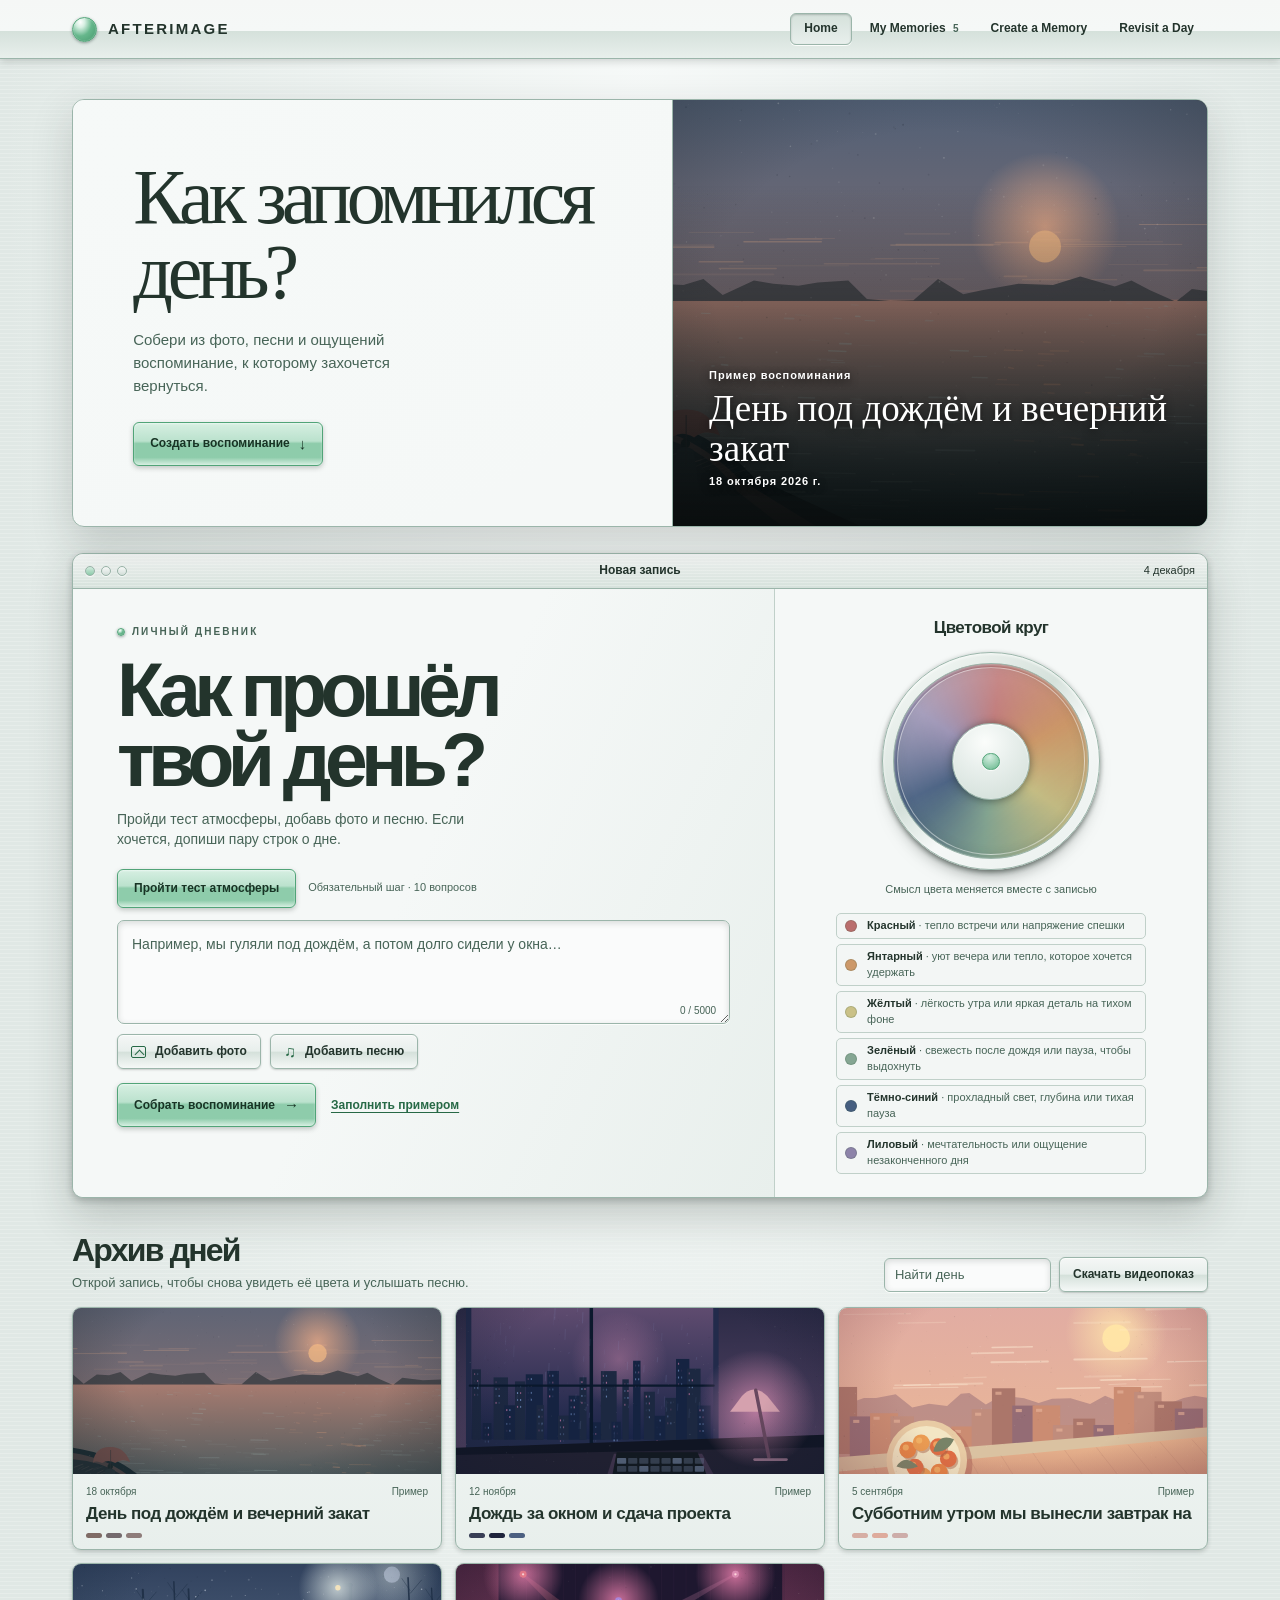
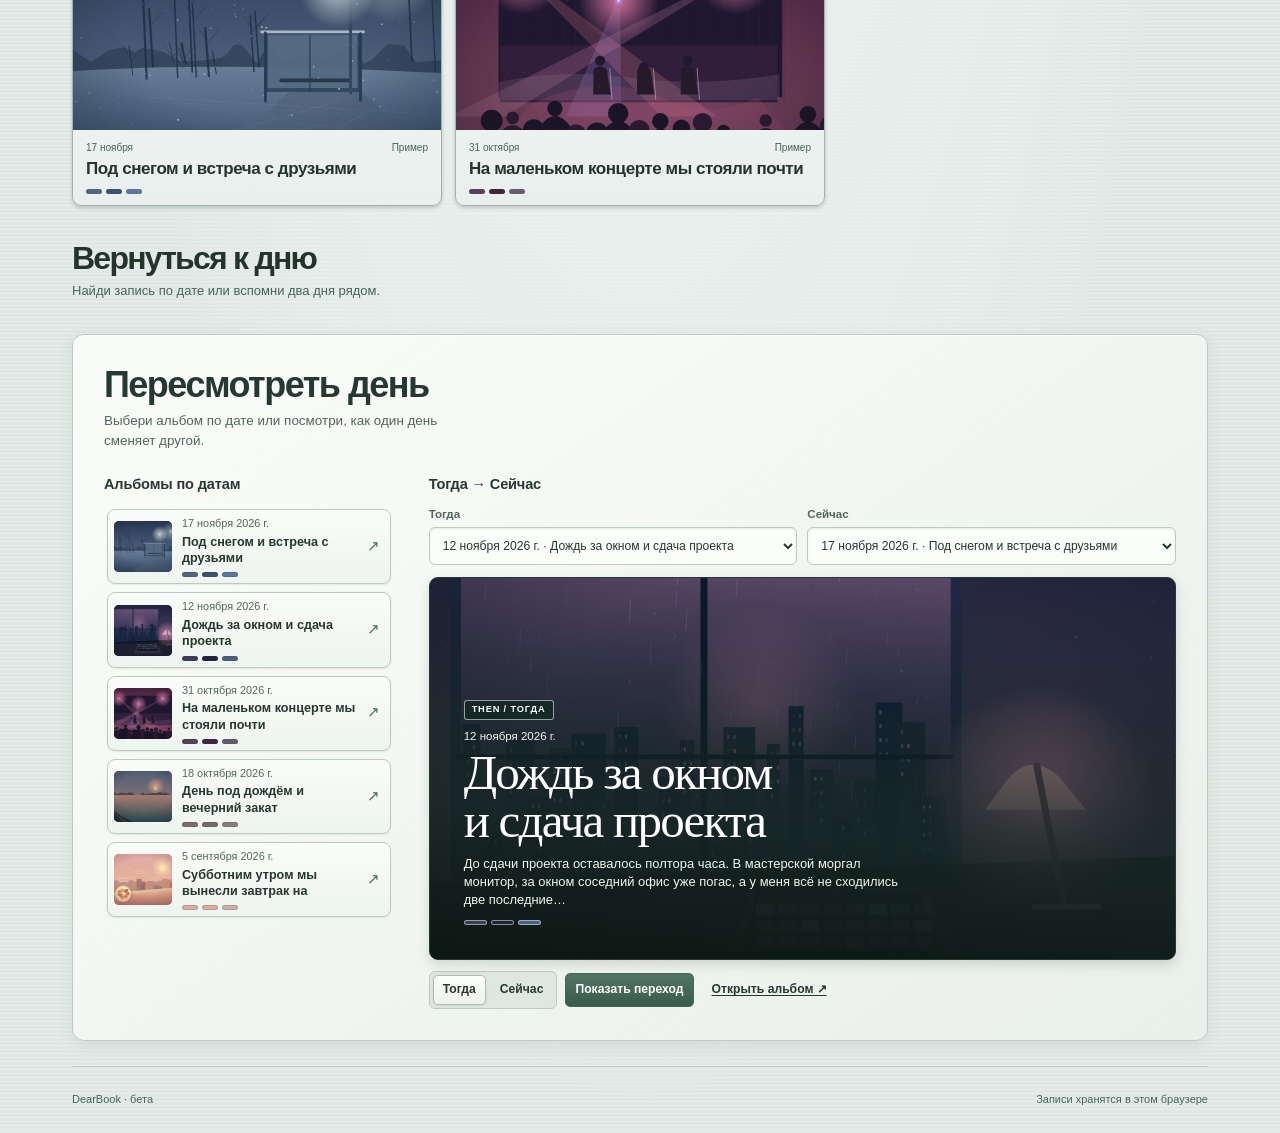
<file: index.html>
<!doctype html>
<html lang="ru">
<head>
  <meta charset="utf-8">
  <meta name="viewport" content="width=device-width, initial-scale=1">
  <meta name="theme-color" content="#e7ece8">
  <title>DearBook · бета — личный дневник</title>
  <link rel="stylesheet" href="aqua.css">
  <link rel="stylesheet" href="mood-theme.css">
  <link rel="stylesheet" href="feeling-notes.css">
  <link rel="stylesheet" href="atmosphere.css">
  <link rel="stylesheet" href="pinterest-mood.css">
  <link rel="stylesheet" href="editorial-board.css">
  <link rel="stylesheet" href="afterimage.css?v=2">
  <link rel="stylesheet" href="afterimage-opening.css">
  <link rel="stylesheet" href="afterimage-revisit.css">
  <link rel="stylesheet" href="afterimage-reflections.css">
  <script defer src="engine.js"></script>
  <script defer src="song-vibe.js"></script>
  <script defer src="mood-theme.js"></script>
  <script defer src="editorial-assets.js"></script>
  <script defer src="photo-style.js"></script>
  <script defer src="editorial-board.js"></script>
  <script defer src="references.js"></script>
  <script defer src="demos.js"></script>
  <script defer src="demo-video.js"></script>
  <script defer src="pinterest-mood.js"></script>
  <script defer src="feeling-narrative.js"></script>
  <script defer src="atmosphere-quiz.js"></script>
  <script defer src="atmosphere-profile.js"></script>
  <script defer src="atmosphere-ai.js"></script>
  <script defer src="atmosphere-diary.js"></script>
  <script defer src="afterimage-opening.js?v=2"></script>
  <script defer src="afterimage-revisit.js"></script>
  <script defer src="afterimage-reflections.js"></script>
  <script defer src="diary.js?v=3"></script>
</head>
<body>
  <header class="toolbar">
    <div class="toolbar-inner">
      <a class="brand afterimage-brand" href="#home" aria-label="AFTERIMAGE, главная"><span class="brand-orb" aria-hidden="true"></span>AFTERIMAGE</a>
      <nav aria-label="Дневник" lang="en">
        <a class="tab active" href="#home" aria-current="location">Home</a>
        <a class="tab" href="#archive">My Memories <span id="count" class="count"></span></a>
        <a class="tab" id="composeTab" href="#create-memory">Create a Memory</a>
        <a class="tab" href="#revisit">Revisit a Day</a>
      </nav>
    </div>
  </header>
  <main id="top" class="shell">
    <section id="home" class="afterimage-home" aria-labelledby="homeTitle">
      <div class="afterimage-home__copy">
        <h1 id="homeTitle">Как запомнился день?</h1>
        <p>Собери из фото, песни и ощущений воспоминание, к которому захочется вернуться.</p>
        <a class="aqua afterimage-home__action" href="#create-memory">Создать воспоминание <span aria-hidden="true">↓</span></a>
      </div>
      <div id="afterimageCover" class="afterimage-home__cover" aria-hidden="true"></div>
    </section>
    <section id="create-memory" class="window" aria-labelledby="composeTitle">
      <div class="window-bar"><span class="lights" aria-hidden="true"><i></i><i></i><i></i></span><span>Новая запись</span><time id="today"></time></div>
      <div class="compose-layout">
        <div class="entry">
          <div class="kicker"><span class="small-orb"></span>Личный дневник</div>
          <h2 id="composeTitle" class="afterimage-compose-title">Как прошёл<br>твой день?</h2>
          <p class="intro">Пройди тест атмосферы, добавь фото и песню. Если хочется, допиши пару строк о дне.</p>
          <div class="compose-quiz"><button id="openAtmosphere" class="aqua" type="button" aria-describedby="atmosphereState">Пройти тест атмосферы</button><span id="atmosphereState" class="quiz-composer-state" aria-live="polite">Обязательный шаг · 10 вопросов</span></div>
          <form id="entryForm">
            <div class="editor">
              <label class="sr-only" for="story">Как прошёл день</label>
              <textarea id="story" rows="3" maxlength="5000" placeholder="Например, мы гуляли под дождём, а потом долго сидели у окна…"></textarea>
              <span id="storyCount" class="story-count" aria-hidden="true">0 / 5000</span>
            </div>
            <div class="media-row">
              <input id="photos" type="file" accept="image/*" multiple hidden>
              <button class="silver media-button" id="photoButton" type="button"><span class="icon-photo" aria-hidden="true"></span><span id="photoLabel">Добавить фото</span></button>
              <button class="silver media-button" id="songButton" type="button"><span class="icon-song" aria-hidden="true">♫</span><span id="songLabel">Добавить песню</span></button>
            </div>
            <div id="photoStrip" class="photo-strip" hidden></div>
            <div id="songPreview" class="song-preview" hidden></div>
            <p id="entryStatus" class="status" role="status"></p>
            <div class="actions"><button id="create" class="aqua" type="submit">Собрать воспоминание <span aria-hidden="true">→</span></button><button id="loadExample" class="text-button" type="button">Заполнить примером</button><button id="resetEntry" class="text-button" type="button" hidden>Очистить форму</button></div>
          </form>
        </div>
        <aside class="color-panel" aria-label="Цветовой круг">
          <h2>Цветовой круг</h2>
          <div id="wheel" class="wheel" aria-hidden="true"><div class="wheel-face"></div><div class="wheel-center"><span></span></div></div>
          <div id="wheelHint" class="wheel-hint" aria-live="polite">Круг меняется вместе с записью</div>
          <div id="legend" class="legend"></div>
        </aside>
      </div>
    </section>
    <section id="result" class="result" aria-labelledby="resultTitle" hidden></section>
    <section id="archive" class="archive" aria-labelledby="archiveTitle">
      <div class="section-head">
        <div><h2 id="archiveTitle">Архив дней</h2><p>Открой запись, чтобы снова увидеть её цвета и услышать песню.</p></div>
        <div class="archive-controls"><label class="sr-only" for="query">Поиск по архиву</label><input id="query" type="search" placeholder="Найти день"><button id="makeVideo" class="silver" type="button" hidden>Скачать видеопоказ</button></div>
      </div>
      <p id="archiveStatus" class="status" role="status"></p>
      <div id="folders" class="folders"></div>
    </section>
    <section id="revisit" class="archive afterimage-revisit-section" aria-labelledby="revisitTitle">
      <div class="section-head">
        <div><h2 id="revisitTitle">Вернуться к дню</h2><p>Найди запись по дате или вспомни два дня рядом.</p></div>
      </div>
      <div id="afterimageRevisit"></div>
    </section>
    <footer><span>DearBook · бета</span><span>Записи хранятся в этом браузере</span></footer>
  </main>
  <dialog id="deleteMemoryDialog" class="music-dialog delete-memory-dialog" aria-labelledby="deleteMemoryTitle" aria-describedby="deleteMemoryName deleteMemoryNote">
    <form id="deleteMemoryForm" method="dialog" class="music-form">
      <h2 id="deleteMemoryTitle">Удалить воспоминание?</h2>
      <p id="deleteMemoryName" class="delete-memory-name"></p>
      <p id="deleteMemoryNote">Запись и её содержимое удалятся из архива в этом браузере.</p>
      <p id="deleteMemoryStatus" class="status" role="status"></p>
      <div class="music-actions">
        <button id="cancelMemoryDelete" class="silver" type="button" autofocus>Отмена</button>
        <button id="confirmMemoryDelete" class="silver delete-memory-button" type="submit">Удалить</button>
      </div>
    </form>
  </dialog>
  <dialog id="atmosphereDialog" class="quiz-dialog" aria-label="Атмосфера дня"><div id="atmosphereQuiz"></div></dialog>
  <dialog id="musicDialog" class="music-dialog" aria-labelledby="musicTitle">
    <div class="window-bar"><span>Песня дня</span><button type="button" id="closeMusic" class="close" aria-label="Закрыть">×</button></div>
    <form id="musicForm" class="music-form">
      <h2 id="musicTitle">Добавь песню</h2>
      <p>Её темп и характер будут слышны в ритме и видны в цвете.</p>
      <div class="source-switch" role="group" aria-label="Источник песни">
        <label><input type="radio" name="source" value="file" checked> Аудиофайл</label><label><input type="radio" name="source" value="link"> Ссылка на трек</label>
      </div>
      <div id="audioFields" class="music-fields">
        <label>Свой звук или аудио со свободной лицензией<input id="audioFile" type="file" accept="audio/*,.mp3,.m4a,.ogg,.wav,.flac,.aac"></label>
        <small>Дневник слушает темп, громкость и тембр прямо в браузере.</small>
      </div>
      <div id="linkFields" class="music-fields" hidden>
        <label>Ссылка на песню<input id="trackUrl" type="url" placeholder="https://…"></label>
        <label>Название и исполнитель<input id="trackTitle" maxlength="140" placeholder="Название — исполнитель"></label>
        <div class="track-grid">
          <label>Темп<select id="trackTempo"><option value="">Выбрать</option><option value="72">Медленный</option><option value="104">Средний</option><option value="144">Быстрый</option></select></label>
          <label>Энергия<select id="trackEnergy"><option value="">Выбрать</option><option value="0.21">Тихая</option><option value="0.50">Умеренная</option><option value="0.84">Напористая</option></select></label>
          <label>Характер<select id="trackTone"><option value="">Выбрать</option><option value="warm">Тёплый</option><option value="neutral">Нейтральный</option><option value="cool">Холодный</option></select></label>
        </div>
        <small>Укажи, как звучит песня. По ссылке дневник использует это описание.</small>
      </div>
      <p id="musicStatus" class="status" role="status"></p>
      <div class="music-actions"><button id="saveMusic" class="aqua" type="submit">Использовать песню</button><button id="removeMusic" class="text-button" type="button" hidden>Убрать песню</button></div>
    </form>
  </dialog>
</body>
</html>
</file>
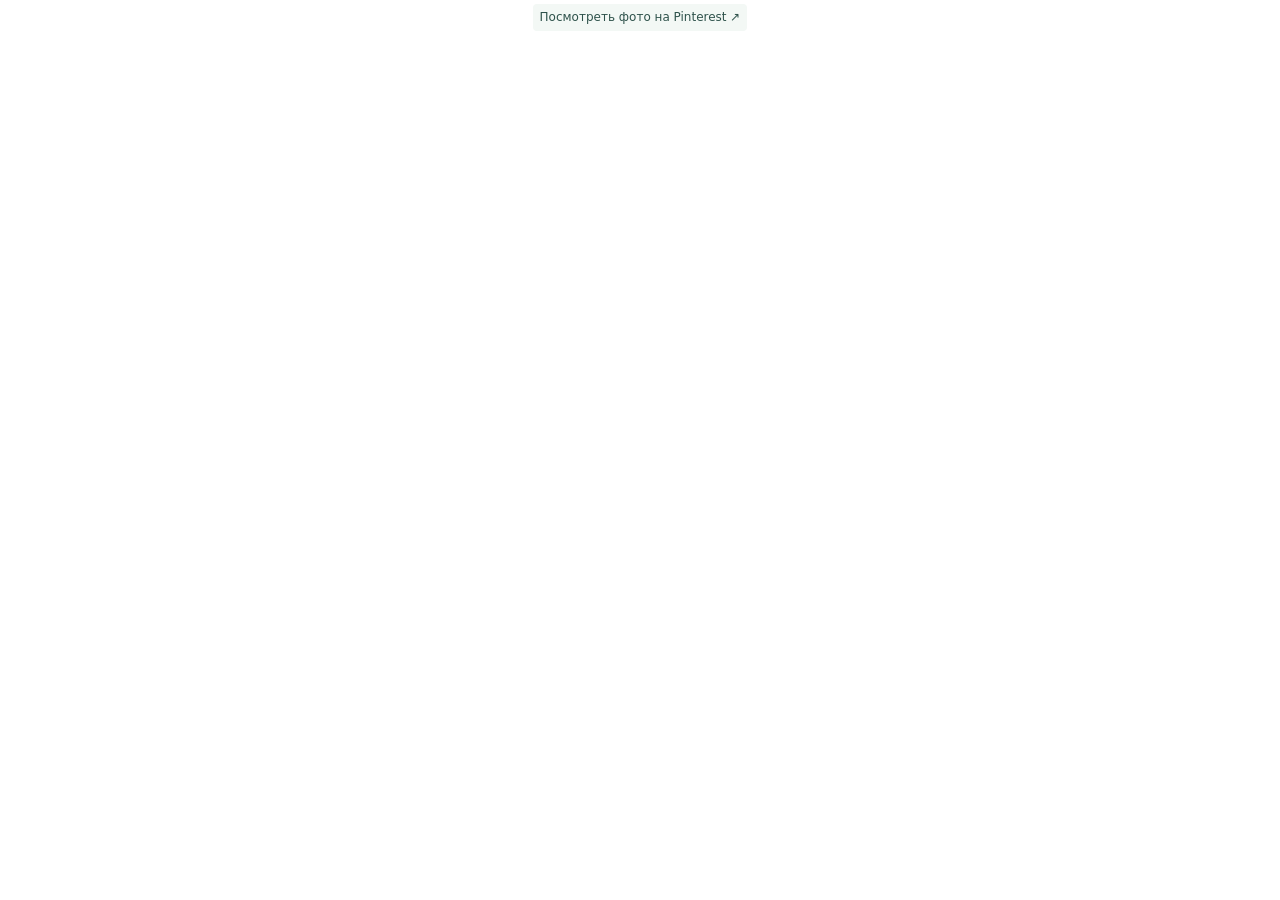
<file: pinterest-pin.html>
<!doctype html>
<html lang="ru">
<head>
<meta charset="utf-8">
<meta name="viewport" content="width=device-width, initial-scale=1">
<meta name="referrer" content="no-referrer">
<meta http-equiv="Content-Security-Policy" content="default-src 'none'; script-src 'unsafe-inline' https://assets.pinterest.com https://www.pinterest.com https://widgets.pinterest.com; style-src 'unsafe-inline'; img-src https://i.pinimg.com https://s.pinimg.com data:; frame-src https://assets.pinterest.com https://www.pinterest.com; connect-src https://assets.pinterest.com https://www.pinterest.com https://widgets.pinterest.com; base-uri 'none'; form-action 'none'">
<title>Фото Pinterest</title>
<style>html,body{margin:0;font:12px/1.4 system-ui;background:transparent}body{padding:4px;box-sizing:border-box;text-align:center}a{color:#2e524b;background:#f3f8f5;border-radius:4px;padding:5px 7px;display:inline-block}body>span,iframe{max-width:100%!important}</style>
</head>
<body>
<a id="pin" target="_blank" rel="noopener noreferrer">Посмотреть фото на Pinterest ↗</a>
<script>
  const id = location.hash.slice(1);
  if (/^\d{5,25}$/.test(id)) {
    const pin = document.getElementById("pin");
    pin.href = "https://www.pinterest.com/pin/" + id + "/";
    pin.setAttribute("data-pin-do", "embedPin");
    pin.setAttribute("data-pin-width", "medium");
    pin.setAttribute("data-pin-terse", "true");
    const loader = document.createElement("script");
    loader.async = true;
    loader.src = "https://assets.pinterest.com/js/pinit.js";
    document.body.append(loader);
  }
</script>
</body>
</html>
</file>
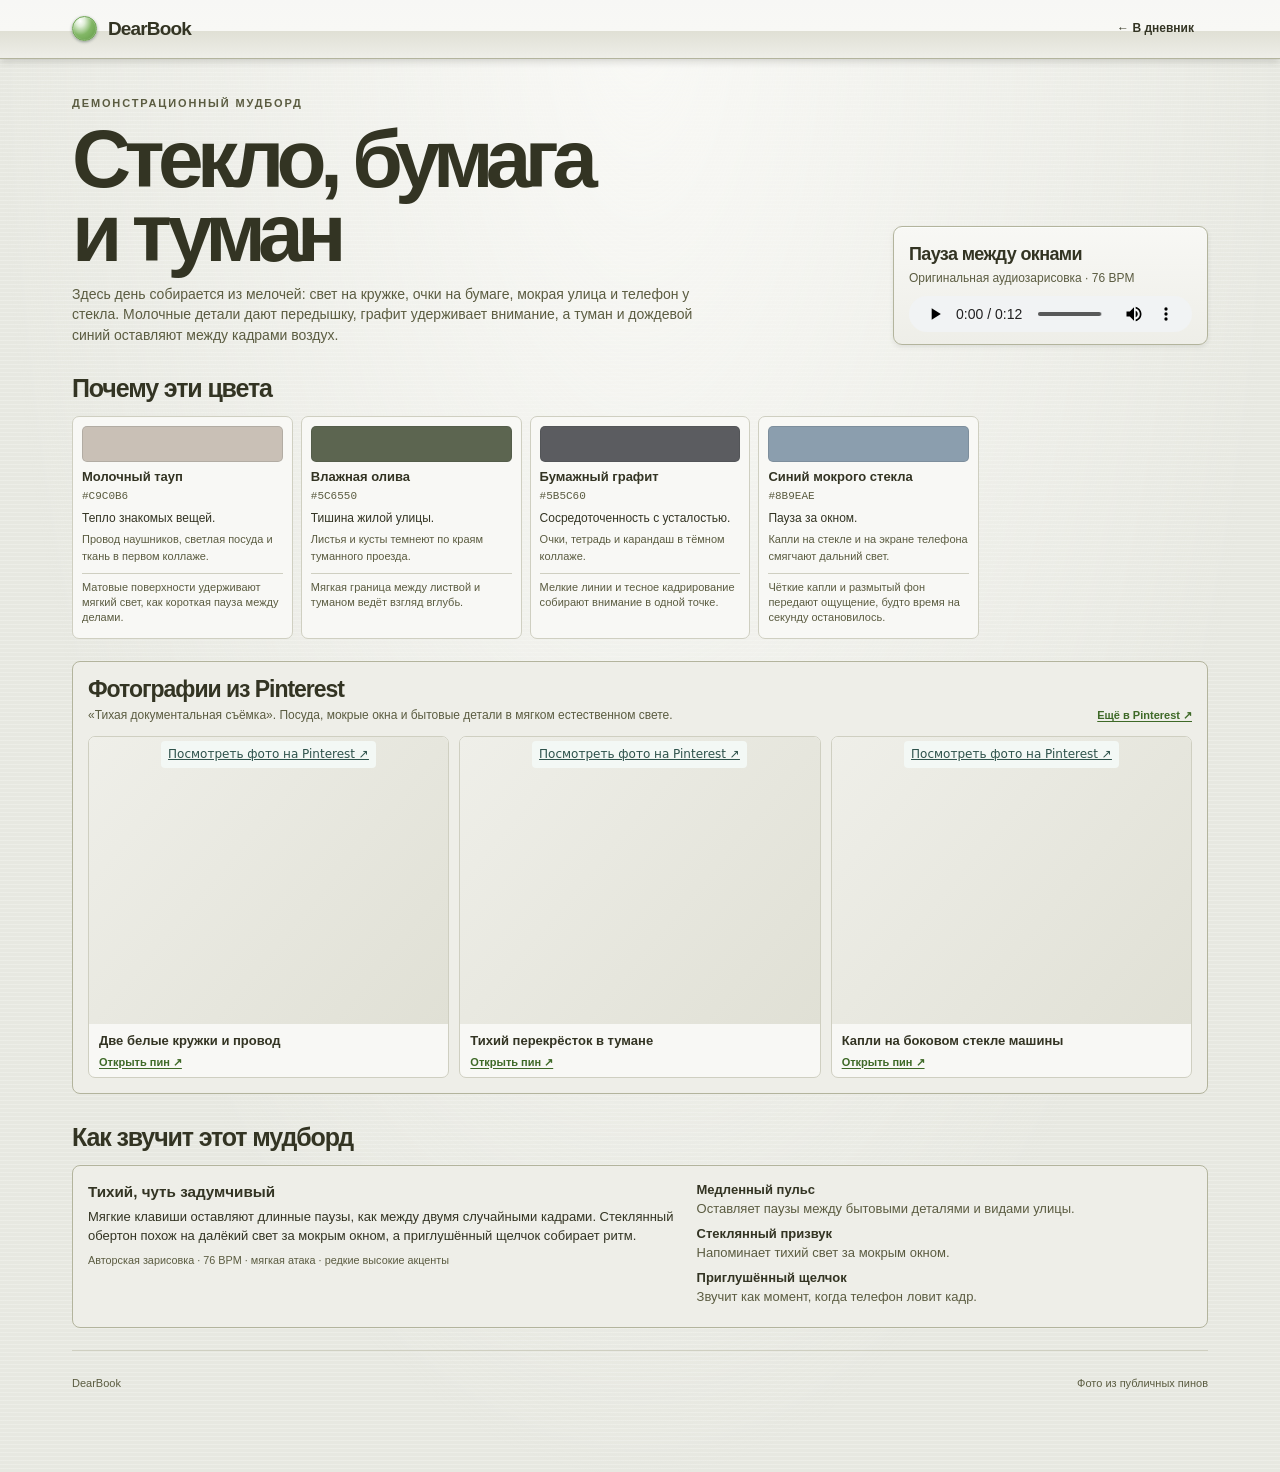
<file: Мудборд.html>
<!doctype html>
<html lang="ru">
<head>
  <meta charset="utf-8">
  <meta name="viewport" content="width=device-width, initial-scale=1">
  <title>Стекло, бумага и туман — DearBook</title>
  <link rel="stylesheet" href="aqua.css">
  <link rel="stylesheet" href="mood-theme.css">
  <link rel="stylesheet" href="pinterest-mood.css">
  <link rel="stylesheet" href="editorial-board.css">
  <style>
    .board{padding:37px 0 55px}.board-intro{display:grid;grid-template-columns:minmax(0,1fr) 315px;gap:28px;align-items:end;margin-bottom:20px}.board-eyebrow{font-size:11px;color:var(--muted);text-transform:uppercase;letter-spacing:.17em;font-weight:700}.board h1{font-size:clamp(42px,6.4vw,83px);line-height:.91;letter-spacing:-.081em;margin:10px 0 13px;font-weight:680}.board-lead{color:var(--muted);max-width:650px;font-size:14px}.board-listen{padding:14px 15px 12px;border:1px solid var(--m-rim);border-radius:9px;background:linear-gradient(var(--m-surface),var(--m-panel));box-shadow:inset 0 1px var(--m-shine),0 2px 5px #28332a17}.board-listen h2{font-size:18px;letter-spacing:-.035em}.board-listen p{color:var(--muted);font-size:12px;margin-top:2px}.board-listen audio{width:100%;height:36px;margin-top:9px;display:block}.board-pics{display:grid;grid-template-columns:minmax(0,.74fr) minmax(0,1.26fr);gap:12px}.board-pics figure{margin:0;min-width:0}.picture-button{cursor:zoom-in;display:block;width:100%;border:1px solid var(--m-rim);border-radius:9px;overflow:hidden;background:var(--m-chrome);padding:0;box-shadow:0 2px 6px #28332a2b}.picture-button img{display:block;width:100%;height:clamp(230px,38vw,414px);object-fit:cover;object-position:top center}.board-pics figure:nth-child(2) img{object-fit:contain;object-position:center;background:#e4e4e4}.board-pics figcaption{padding:9px 2px 2px;font-size:12px;color:var(--muted)}.board-pics figcaption strong{color:var(--ink);display:block}.board-sub{margin:25px 0 10px;font-size:25px;letter-spacing:-.045em}.board-colors{display:grid;grid-template-columns:repeat(5,minmax(0,1fr));gap:8px}.board-color{min-width:0;padding:9px;border-radius:7px;border:1px solid var(--m-line);background:var(--m-surface);font-size:12px}.board-color i{display:block;height:36px;border:1px solid #242a2a22;border-radius:5px;background:var(--swatch);margin-bottom:6px}.board-color strong{display:block;font-size:13px}.board-color code{color:var(--muted);font:11px monospace}.board-color p{margin:6px 0 3px}.board-color small{color:var(--muted);font-size:11px}.audio-notes{display:grid;grid-template-columns:minmax(0,1.2fr) minmax(220px,1fr);gap:14px;padding:15px;border:1px solid var(--m-rim);border-radius:8px;background:var(--m-panel);font-size:13px}.audio-notes h3{margin-bottom:5px}.audio-notes small{display:block;color:var(--muted);margin-top:7px}.audio-notes dl{margin:0;padding:0}.audio-notes dt{font-weight:700}.audio-notes dd{margin:0 0 6px;color:var(--muted)}.image-dialog{max-width:min(980px,calc(100% - 24px));width:max-content;padding:0;overflow:hidden;border:1px solid var(--m-rim);border-radius:8px;color:var(--ink);background:var(--m-surface)}.image-dialog::backdrop{background:#18221ed1}.image-dialog img{display:block;max-width:100%;max-height:82vh;object-fit:contain;margin:auto}.image-dialog form{margin:0}.image-dialog .window-bar{grid-template-columns:1fr auto}.board footer{margin-top:22px}
    @media(max-width:720px){.board{padding-top:21px}.board-intro{grid-template-columns:1fr;gap:12px}.board-listen{max-width:390px}.board-pics{grid-template-columns:1fr 1.3fr;gap:7px}.picture-button img{height:clamp(145px,41vw,280px)}.board-colors{grid-template-columns:repeat(2,minmax(0,1fr))}.audio-notes{grid-template-columns:1fr}.board h1{font-size:clamp(36px,8.15vw,64px)}}
    .board-color .board-color-detail{border-top:1px solid var(--m-line);padding-top:6px;margin-top:7px;color:var(--muted);font-size:11px;line-height:1.4}
  </style>
  <script src="mood-theme.js" defer></script>
  <script src="editorial-assets.js" defer></script>
  <script src="photo-style.js" defer></script>
  <script src="editorial-board.js" defer></script>
  <script src="references.js" defer></script>
  <script src="pinterest-mood.js" defer></script>
  <script src="reference-view.js" defer></script>
</head>
<body>
  <header class="toolbar"><div class="toolbar-inner"><a class="brand" href="index.html"><span class="brand-orb" aria-hidden="true"></span>DearBook</a><nav aria-label="Дневник"><a class="tab" href="index.html">← В дневник</a></nav></div></header>
  <main class="shell board">
    <header class="board-intro">
      <div><p class="board-eyebrow">Демонстрационный мудборд</p><h1 id="boardTitle">Стекло, бумага<br>и туман</h1><p id="boardLead" class="board-lead"></p></div>
      <section class="board-listen" aria-labelledby="boardTrackTitle"><h2 id="boardTrackTitle">Пауза между окнами</h2><p>Оригинальная аудиозарисовка · 76 BPM</p><audio id="boardAudio" controls preload="metadata"></audio></section>
    </header>
    <div id="boardPictures" class="reference-editorial"></div>
    <h2 class="board-sub">Почему эти цвета</h2>
    <div id="boardColors" class="board-colors"></div>
    <div id="boardPins" class="reference-pins"></div>
    <h2 class="board-sub">Как звучит этот мудборд</h2>
    <section class="audio-notes">
      <div><h3 id="boardVibeTitle"></h3><p id="boardVibeCopy"></p><small id="boardVibeEvidence"></small></div>
      <dl><dt>Медленный пульс</dt><dd>Оставляет паузы между бытовыми деталями и видами улицы.</dd><dt>Стеклянный призвук</dt><dd>Напоминает тихий свет за мокрым окном.</dd><dt>Приглушённый щелчок</dt><dd>Звучит как момент, когда телефон ловит кадр.</dd></dl>
    </section>
    <footer><span>DearBook</span><span>Фото из публичных пинов</span></footer>
  </main>

</body>
</html>
</file>
<file: aqua.css>
:root{color-scheme:light;--ink:#283532;--muted:#596763;--rim:#b1bbb5;--teal:#295b55;--paper:#e8ede9;font-family:"Lucida Grande","Segoe UI",Arial,sans-serif;color:var(--ink);background:#e2e8e4;line-height:1.45}
*{box-sizing:border-box}body{margin:0;min-width:280px;background:radial-gradient(ellipse at 50% 0,#f5f7f4 0,transparent 68%),repeating-linear-gradient(0deg,#fff0 0 3px,#fff4 3px 4px),#e2e8e4}button,input,textarea,select{font:inherit;color:inherit}button,a,input,textarea,select{-webkit-tap-highlight-color:transparent}button{cursor:pointer}button:disabled{cursor:wait;opacity:.62}a{color:inherit}button:focus-visible,a:focus-visible,input:focus-visible,textarea:focus-visible,select:focus-visible{outline:3px solid #358b80;outline-offset:3px}[hidden]{display:none!important}.sr-only{position:absolute;width:1px;height:1px;padding:0;margin:-1px;overflow:hidden;clip:rect(0,0,0,0);white-space:nowrap;border:0}h1,h2,h3,p{margin:0}
.toolbar{background:linear-gradient(#fefefe,#e7ebe8 52%,#d4ddd6 53%,#e3e9e3);border-bottom:1px solid #9daaa1;box-shadow:0 2px 6px #5d766322}.toolbar-inner,.shell{width:min(1136px,calc(100% - 64px));margin:auto}.toolbar-inner{min-height:58px;display:flex;align-items:center;justify-content:space-between;gap:18px}.brand{display:flex;align-items:center;gap:11px;text-decoration:none;font-weight:700;letter-spacing:-.045em;font-size:19px;white-space:nowrap}.brand-orb,.small-orb{display:inline-block;flex:none;border-radius:50%;background:radial-gradient(ellipse at 32% 17%,white 0,#dffaff 13%,#88bcb1 35%,#3d726d 71%,#a2d3c6 100%);border:1px solid #5c8279;box-shadow:0 1px 3px #243d3672,inset 0 0 1px white}.brand-orb{width:25px;height:25px}.brand-rule{height:17px;border-left:1px solid #8f9f95;box-shadow:1px 0 white}.brand-small{letter-spacing:.01em;font-size:11px;color:var(--muted);font-weight:500}.toolbar nav{display:flex;gap:4px;align-items:center}.tab{padding:6px 13px;border:1px solid transparent;border-radius:6px;text-decoration:none;font-size:12px;font-weight:650;white-space:nowrap}.tab.active,.tab:hover{border-color:#a0aca5;background:linear-gradient(#bcc9c1,#e8eee9);box-shadow:inset 0 1px 2px #1c372524,0 1px white}.count:not(:empty){font-size:10px;margin-left:4px;color:#415a51}
.shell{padding-top:40px}.window,.music-dialog{overflow:hidden;border:1px solid #a3b2a7;border-radius:11px;background:#f6f8f5;box-shadow:0 16px 43px #19362520,0 3px 6px #19362521}.window-bar{height:35px;display:grid;grid-template-columns:1fr auto 1fr;align-items:center;padding:0 12px;gap:12px;background:repeating-linear-gradient(0deg,#fff2 0 1px,#fff0 1px 3px),linear-gradient(#f8faf8,#c8d3cb);border-bottom:1px solid #aab8ae;color:#43534a;font-size:12px;font-weight:650;text-shadow:0 1px #fff}.window-bar time{justify-self:end;text-transform:lowercase;font-weight:500;font-size:11px}.lights{display:flex;gap:6px}.lights i{width:10px;height:10px;border:1px solid #929e94;border-radius:50%;background:linear-gradient(white,#c0ccc1 55%,#a4b7ab);box-shadow:0 1px 1px #fff}.lights i:first-child{background:linear-gradient(#fff7f4,#debcaf 63%,#c69e90)}
.compose-layout{display:grid;grid-template-columns:minmax(0,1.62fr) minmax(280px,1fr);min-height:505px}.entry{padding:36px 44px 33px;background:linear-gradient(115deg,#fafcf8 10%,#f6f9f4 52%,#e6eee7)}.kicker{display:flex;align-items:center;gap:7px;color:#53685c;font-size:10px;font-weight:750;text-transform:uppercase;letter-spacing:.21em}.small-orb{width:8px;height:8px}.entry h1{font-size:clamp(51px,6vw,84px);font-weight:660;line-height:.91;letter-spacing:-.087em;margin:16px 0 14px;text-wrap:balance}.intro{color:#4f6156;font-size:14px;max-width:390px;margin-bottom:19px}.editor{position:relative}.editor textarea{display:block;width:100%;min-height:104px;max-height:55vh;resize:vertical;padding:13px 14px 26px;border:1px solid #aebcb2;border-radius:7px;background:#fefffd;box-shadow:inset 0 2px 6px #536a5d22,0 1px #fff;font-size:14px;line-height:1.45}.editor textarea::placeholder{color:#687970}.story-count{position:absolute;right:14px;bottom:6px;color:#5c7063;font-size:10px;pointer-events:none}.media-row,.actions,.music-actions{display:flex;align-items:center;flex-wrap:wrap;gap:9px}.media-row{margin-top:10px}.silver,.aqua{display:inline-flex;align-items:center;justify-content:center;gap:9px;padding:8px 13px;border:1px solid #9dab9f;border-radius:6px;background:linear-gradient(#fff,#dfebe3 48%,#d4e0d6 53%,#eaf0ea);box-shadow:inset 0 1px #fff,0 1px 2px #1a392422;font-size:12px;font-weight:650;min-height:34px}.silver:hover{background:linear-gradient(#fff,#f1f7f1,#dce8df)}.aqua{padding:10px 16px;min-height:39px;background:linear-gradient(#e9fffd 0%,#b0e0d6 43%,#83bfb4 49%,#62aa9d 82%,#9acec2);border-color:#548f84;color:#173c37;text-shadow:0 1px #d1f7ef;box-shadow:inset 0 1px 2px #e7fffa,0 2px 5px #326c5f35}.aqua:hover{filter:brightness(1.06)}.aqua span{font-size:15px}.text-button{background:none;padding:7px 6px;border:0;border-radius:4px;font-size:12px;font-weight:650;color:#2d6259;text-decoration:underline;text-underline-offset:3px}.media-button{max-width:100%}.media-button span:last-child{overflow:hidden;text-overflow:ellipsis;white-space:nowrap}.icon-photo{width:15px;height:12px;border:1px solid #59776a;border-radius:2px;position:relative;flex:none}.icon-photo:after{position:absolute;content:"";width:6px;height:6px;border:solid #59776a;border-width:1px 0 0 1px;transform:rotate(45deg);left:4px;top:4px}.icon-song{font-size:16px;line-height:1;color:#426f60}.photo-strip{display:flex;gap:7px;flex-wrap:wrap;margin-top:9px}.photo-thumb{position:relative}.photo-thumb img{display:block;width:49px;height:38px;object-fit:cover;border-radius:4px;border:1px solid #aab5ac}.photo-thumb button{position:absolute;top:-3px;right:-3px;border:1px solid #9caea4;border-radius:50%;background:#fcfdfb;width:19px;height:19px;line-height:16px;padding:0;color:#415849}.status{min-height:13px;font-size:12px;color:#415e50;margin:6px 0 5px}.status:empty{min-height:0;margin:0}.status.error{color:#973c3a}.actions{margin-top:14px}
.color-panel{padding:27px 22px 23px;border-left:1px solid #c4d1c7;display:flex;flex-direction:column;align-items:center;justify-content:center;background:radial-gradient(ellipse at 50% 39%,#f9fcf6,#eef4ed 42%,transparent 77%),repeating-linear-gradient(0deg,#fefefe50 0 1px,#fff0 1px 4px),linear-gradient(#edf1eb,#d9e4d9)}.color-panel h2{font-size:17px;letter-spacing:-.03em;font-weight:650}.wheel{position:relative;width:clamp(155px,19vw,218px);aspect-ratio:1;margin:12px auto 12px;border:1px solid #a7baad;border-radius:50%;padding:11px;background:linear-gradient(140deg,#f9fdf9,#d3dfd7 43%,#f6faf6 60%,#b7c9be);box-shadow:inset 0 1px 3px #fff,0 12px 18px -10px #46634e8a,0 2px 5px #36524360;--wheel-colors:#ba6e6d,#cc9869,#cac187,#85a693,#465e80,#8d83a9,#ba6e6d}.wheel-face{position:absolute;inset:10px;border:1px solid #91a39b;border-radius:50%;background:conic-gradient(from 5deg,var(--wheel-colors));box-shadow:inset 0 0 13px #243c3637,inset 0 1px 3px #fff9;animation:spin 38s linear infinite;transition:filter .27s}.wheel-face:after{content:"";position:absolute;inset:3px;border:1px solid #fff7;border-radius:50%;background:linear-gradient(144deg,#ffffff5c,#fff0 53%,#162b2617)}.wheel.active .wheel-face{animation-duration:2.6s;filter:saturate(1.25)}.wheel-center{position:absolute;inset:32%;border:1px solid #8ba096;border-radius:50%;display:grid;place-items:center;background:radial-gradient(circle at 42% 24%,#fff,#edf5ee 39%,#c9d7cb 85%);box-shadow:0 1px 8px #314d4370,inset 0 1px 2px #fff}.wheel-center span{width:23%;aspect-ratio:1;background:radial-gradient(circle at 42% 21%,#eff9f0,#b9cfbf 58%,#6b9c88);border-radius:50%;border:1px solid #9ab7a7;box-shadow:0 1px 1px white}.wheel-hint{font-size:11px;color:#4b6559;text-align:center;min-height:16px}.legend{margin-top:15px;width:min(100%,310px);display:grid;gap:5px}.legend-row{display:grid;grid-template-columns:14px minmax(0,1fr);gap:8px;align-items:center;padding:4px 8px;font-size:11px;border:1px solid #aebeb044;border-radius:5px;background:#fafff976}.legend-row i,.chip-dot{display:block;width:12px;height:12px;border-radius:50%;border:1px solid #314f3b33;background:var(--swatch)}.legend-row b{font-weight:700;color:#354a40}.legend-row span{color:#465d51}@keyframes spin{to{transform:rotate(1turn)}}
.archive{padding-top:35px;scroll-margin-top:20px}.section-head{display:flex;align-items:end;justify-content:space-between;gap:14px;margin-bottom:15px}.section-head h2{font-size:32px;letter-spacing:-.055em;line-height:1.12}.section-head p{font-size:13px;color:var(--muted);margin-top:5px}.archive-controls{display:flex;align-items:center;gap:8px;flex-wrap:wrap}.archive-controls input,.music-fields input:not([type=file]),.music-fields select{height:34px;border:1px solid #acb9af;border-radius:6px;background:#fafffa;box-shadow:inset 0 1px 3px #2e4e351b;padding:4px 10px;font-size:13px;max-width:100%}.folders{display:grid;grid-template-columns:repeat(3,minmax(0,1fr));gap:13px}.folder{border:1px solid #acbaaf;border-radius:9px;text-align:left;background:linear-gradient(#fafdf9,#e8eee7);overflow:hidden;min-width:0;padding:0;box-shadow:0 2px 3px #1e39241c}.folder:hover{box-shadow:0 3px 9px #1e39243b}.folder-image{display:block;width:100%;aspect-ratio:2.22;object-fit:cover;background:#bfcfc3}.folder-body{display:block;padding:11px 13px}.folder-meta{display:flex;align-items:center;justify-content:space-between;gap:6px;font-size:10px;color:#52675a;margin-bottom:4px}.folder-title{display:block;font-size:17px;line-height:1.2;letter-spacing:-.026em;font-weight:680}.folder-palette{display:flex;gap:4px;margin-top:9px}.folder-palette i{display:block;width:16px;height:5px;border-radius:5px;background:var(--swatch)}.empty{padding:15px;color:var(--muted)}footer{padding:25px 0;margin-top:25px;border-top:1px solid #bac8bc;display:flex;justify-content:space-between;gap:15px;font-size:11px;color:#4d6355}
.result{margin-top:28px;scroll-margin-top:20px}.memory{border:1px solid #a9b7ac;border-radius:11px;overflow:hidden;background:#fbfdfa;box-shadow:0 8px 25px #263f2825}.memory-top{position:relative;color:white;background:#263631;min-height:385px;display:grid;align-items:end;isolation:isolate;overflow:hidden}.memory-images,.memory-images:after{position:absolute;inset:0;z-index:-1}.memory-images:after{content:"";background:linear-gradient(0deg,#12211af0 0%,#1729226e 43%,#0c211000 75%),linear-gradient(115deg,var(--accent),transparent 70%);background-blend-mode:normal,multiply}.memory-images img{position:absolute;inset:0;width:100%;height:100%;object-fit:cover;opacity:0;transition:opacity var(--fade,1s) ease;filter:saturate(var(--sat,1)) contrast(var(--contrast,1))}.memory-images img.current{opacity:1}.memory-top[data-motion="crisp"] .memory-images:after{background:linear-gradient(0deg,#081610f5,transparent 72%),repeating-linear-gradient(123deg,#f8feff19 0 1px,transparent 1px 55px),linear-gradient(120deg,var(--accent),transparent 70%)}.memory-top[data-motion="soft"] .memory-images:after{background:linear-gradient(0deg,#192118ee,transparent 82%),radial-gradient(ellipse at 18% 12%,var(--accent),transparent 48%)}.memory-copy{padding:72px 32px 24px}.memory-copy time{font-size:11px;letter-spacing:.12em}.memory-copy h2{font-family:Georgia,serif;font-size:clamp(35px,6vw,67px);line-height:1;letter-spacing:-.051em;max-width:800px;margin:9px 0 11px;text-wrap:balance}.memory-top[data-motion="crisp"] h2{font-family:"Lucida Grande","Segoe UI",Arial,sans-serif;font-weight:700}.memory-copy p{max-width:750px;font-size:14px;color:#f5f8f4;text-shadow:0 1px 3px #000}.slides{display:flex;gap:5px;margin-top:11px}.slides button{width:32px;height:22px;border:1px solid #e6f2e8a8;border-radius:4px;background:#0004;color:#fff;font-size:11px}.slides button[aria-pressed=true]{background:#fff;color:#263731}.memory-content{display:grid;grid-template-columns:minmax(0,1.43fr) minmax(230px,1fr);background:#fbfdfa}.palette-block,.journal-side{padding:24px 30px}.palette-block h3,.journal-side h3{font-size:20px;letter-spacing:-.036em}.palette-list{display:grid;gap:8px;margin-top:12px}.palette-row{display:grid;grid-template-columns:44px 1fr;gap:11px;align-items:start;padding-bottom:8px;border-bottom:1px solid #d6e1d5}.palette-row i{height:39px;border-radius:5px;background:var(--swatch);border:1px solid #394b3d33}.palette-row b{display:block;font-size:13px}.palette-row p{font-size:13px;color:#394f42}.palette-row small{display:block;font-size:11px;color:#586c5f;margin-top:2px}.journal-side{border-left:1px solid #d6e1d5;background:#eef4ed}.journal-side p{font-size:13px;margin:7px 0;white-space:pre-wrap;overflow-wrap:anywhere}.journal-side details{margin:13px 0;color:#43594a;font-size:12px}.journal-side details summary{cursor:pointer;font-weight:650}.journal-side audio{display:block;width:100%;max-width:330px;height:40px;margin:8px 0}.journal-actions{display:flex;gap:7px;flex-wrap:wrap;margin-top:9px}.link-track{text-decoration:underline;text-underline-offset:3px;font-size:13px}
.music-dialog{padding:0;width:min(490px,calc(100% - 28px));border-color:#8da195}.music-dialog::backdrop{background:#223c32a0}.music-dialog .window-bar{grid-template-columns:1fr auto}.close{border:1px solid #a5b5a8;border-radius:4px;width:24px;height:23px;line-height:18px;background:linear-gradient(#f9fff9,#d3e2d6);font-size:17px;color:#46584e}.music-form{padding:22px 25px 25px}.music-form h2{letter-spacing:-.045em;font-size:29px}.music-form p{font-size:13px;color:#4d6657;margin:4px 0 12px}.source-switch{display:flex;gap:12px;flex-wrap:wrap;border-radius:6px;background:#e3ede4;padding:9px 11px;margin:11px 0}.source-switch label{display:flex;align-items:center;gap:4px;font-size:13px}.source-switch input{accent-color:#4c8275}.music-fields{display:grid;gap:8px}.music-fields label{display:grid;gap:2px;min-width:0;font-size:12px;font-weight:650}.music-fields input[type=file]{max-width:100%;font-weight:500;margin-top:4px}.music-fields small{color:#51665a}.track-grid{display:grid;grid-template-columns:repeat(3,minmax(0,1fr));gap:6px}.music-actions{margin-top:11px}
@media(max-width:850px){.toolbar-inner,.shell{width:calc(100% - 32px)}.entry{padding-inline:24px}.compose-layout{grid-template-columns:minmax(0,1.5fr) minmax(235px,1fr)}.color-panel{padding-inline:12px}.archive-controls input{max-width:145px}.palette-block,.journal-side{padding-inline:19px}}
@media(max-width:650px){.toolbar-inner,.shell{width:calc(100% - 22px)}.toolbar-inner{min-height:50px;gap:5px}.brand{font-size:16px;gap:7px}.brand-orb{width:20px;height:20px}.brand-small,.brand-rule{display:none}.tab{font-size:11px;padding:5px 6px}.shell{padding-top:16px}.compose-layout{display:flex;flex-direction:column}.entry{padding:23px 17px}.entry h1{font-size:clamp(42px,10.5vw,62px)}.color-panel{border-left:0;border-top:1px solid #b8c8bb;padding:15px;display:grid;grid-template-columns:minmax(110px,150px) 1fr;gap:8px 10px;justify-content:initial;justify-items:center}.color-panel h2{grid-column:1}.wheel{grid-column:1;margin:0;width:min(100%,135px);padding:0}.wheel-face{inset:6px}.wheel-hint{grid-row:3;grid-column:1;font-size:10px}.legend{grid-column:2;grid-row:1/4;margin:0}.legend-row{font-size:10px;gap:4px;padding:3px 4px}.section-head{align-items:start;flex-direction:column}.archive{padding-top:22px}.folders{grid-template-columns:repeat(2,minmax(0,1fr));gap:8px}.folder-body{padding:8px}.folder-title{font-size:13px}.folder-meta{flex-wrap:wrap}.memory-top{min-height:330px}.memory-copy{padding-inline:15px}.memory-content{grid-template-columns:1fr}.journal-side{border-left:0;border-top:1px solid #d6e1d5}}
@media(prefers-reduced-motion:reduce){.wheel-face{animation:none!important}.memory-images img{transition:none}*{scroll-behavior:auto!important}}
</file>
<file: mood-theme.css>
/* The diary keeps its Aqua construction and shares one palette across surfaces. */
:root[data-ambience] {background:var(--m-bg);color:var(--ink);accent-color:var(--m-focus)}
:root[data-ambience="deep"] {color-scheme:dark}
:root[data-ambience] body {min-height:100vh;background:radial-gradient(ellipse at 50% 0,var(--m-glow),transparent 71%),repeating-linear-gradient(0deg,transparent 0 3px,color-mix(in srgb,var(--m-shine) 24%,transparent) 3px 4px),var(--m-bg);color:var(--ink)}
:root[data-ambience] .toolbar{background:linear-gradient(var(--m-chrome),var(--m-surface) 53%,var(--m-lower) 54%,var(--m-panel));border-color:var(--m-rim);box-shadow:0 2px 8px color-mix(in srgb,var(--m-mask) 20%,transparent)}
:root[data-ambience] .brand-rule{border-color:var(--m-rim);box-shadow:1px 0 var(--m-shine)}
:root[data-ambience] .brand-orb,:root[data-ambience] .small-orb {background:radial-gradient(ellipse at 32% 18%,#fff 0,var(--m-button-top) 20%,var(--m-orb) 52%,var(--m-button-rim) 82%,var(--m-button-bottom));border-color:var(--m-button-rim)}
:root[data-ambience] .tab.active,:root[data-ambience] .tab:hover{background:linear-gradient(var(--m-lower),var(--m-panel));border-color:var(--m-rim);box-shadow:inset 0 1px 2px color-mix(in srgb,var(--m-mask) 24%,transparent),0 1px var(--m-shine)}
:root[data-ambience] .count,:root[data-ambience] .kicker,:root[data-ambience] .intro,:root[data-ambience] .legend-row span,:root[data-ambience] .wheel-hint,:root[data-ambience] .story-count,:root[data-ambience] .section-head p,:root[data-ambience] .folder-meta,:root[data-ambience] footer{color:var(--muted)}
:root[data-ambience] .window,:root[data-ambience] .music-dialog,:root[data-ambience] .memory {background:var(--m-surface);border-color:var(--m-rim);box-shadow:0 16px 43px color-mix(in srgb,var(--m-mask) 23%,transparent),0 3px 7px color-mix(in srgb,var(--m-mask) 24%,transparent)}
:root[data-ambience] .window-bar{background:repeating-linear-gradient(0deg,transparent 0 2px,color-mix(in srgb,var(--m-shine) 30%,transparent) 2px 3px),linear-gradient(var(--m-chrome),var(--m-lower));border-color:var(--m-rim);color:var(--ink);text-shadow:none}
:root[data-ambience] .lights i{border-color:var(--m-rim);background:linear-gradient(var(--m-shine),var(--m-hover),var(--m-lower));box-shadow:0 1px 1px var(--m-shine)}
:root[data-ambience] .lights i:first-child {background:linear-gradient(var(--m-button-top),var(--m-button-bottom))}
:root[data-ambience] .entry{background:linear-gradient(115deg,var(--m-surface) 10%,var(--m-surface) 48%,var(--m-panel))}
:root[data-ambience] .color-panel{border-color:var(--m-line);background:radial-gradient(ellipse at 50% 37%,var(--m-glow),var(--m-panel) 53%,transparent 78%),repeating-linear-gradient(0deg,transparent 0 3px,color-mix(in srgb,var(--m-shine) var(--m-grain),transparent) 3px 4px),linear-gradient(var(--m-panel),var(--m-lower))}
:root[data-ambience] .editor textarea,:root[data-ambience] .archive-controls input,:root[data-ambience] .music-fields input:not([type=file]),:root[data-ambience] .music-fields select{background:var(--m-input);border-color:var(--m-rim);box-shadow:inset 0 2px 6px color-mix(in srgb,var(--m-mask) 16%,transparent),0 1px var(--m-shine)}
:root[data-ambience] .editor textarea::placeholder,:root[data-ambience] .archive-controls input::placeholder,:root[data-ambience] .music-fields input::placeholder{color:var(--muted);opacity:1}
:root[data-ambience] .silver,:root[data-ambience] .close{background:linear-gradient(var(--m-chrome),var(--m-panel) 48%,var(--m-lower) 53%,var(--m-surface));color:var(--ink);border-color:var(--m-rim);box-shadow:inset 0 1px var(--m-shine),0 1px 2px color-mix(in srgb,var(--m-mask) 22%,transparent)}
:root[data-ambience] .silver:hover,:root[data-ambience] .close:hover{background:linear-gradient(var(--m-chrome),var(--m-panel),var(--m-hover))}
:root[data-ambience] .aqua{background:linear-gradient(var(--m-button-top),color-mix(in srgb,var(--m-button-top) 62%,var(--m-button-bottom)) 43%,var(--m-button-bottom) 49%,var(--m-button-bottom) 82%,var(--m-button-top));color:var(--m-button-ink);border-color:var(--m-button-rim);text-shadow:none;box-shadow:inset 0 1px 2px color-mix(in srgb,#fff 50%,transparent),0 2px 5px color-mix(in srgb,var(--m-mask) 25%,transparent)}
:root[data-ambience] .text-button,:root[data-ambience] .icon-song,:root[data-ambience] .link-track{color:var(--teal)}
:root[data-ambience] .icon-photo,:root[data-ambience] .icon-photo::after{border-color:var(--teal)}
:root[data-ambience] .status{color:var(--muted)}
:root[data-ambience] .status.error{color:var(--m-error)}
:root[data-ambience] .wheel{background:linear-gradient(140deg,var(--m-shine),var(--m-lower) 43%,var(--m-surface) 60%,var(--m-hover));border-color:var(--m-rim);box-shadow:inset 0 1px 3px var(--m-shine),0 12px 18px -10px color-mix(in srgb,var(--m-mask) 60%,transparent),0 2px 5px color-mix(in srgb,var(--m-mask) 52%,transparent)}
:root[data-ambience] .wheel-face{border-color:var(--m-rim);animation-duration:var(--m-wheel-time)}
:root[data-ambience] .wheel.active .wheel-face{animation-duration:var(--m-wheel-hit)}
:root[data-ambience] .wheel-center{background:radial-gradient(circle at 42% 24%,var(--m-shine),var(--m-panel) 39%,var(--m-lower) 85%);border-color:var(--m-rim);box-shadow:0 1px 8px color-mix(in srgb,var(--m-mask) 58%,transparent),inset 0 1px 2px var(--m-shine)}
:root[data-ambience] .wheel-center span{background:radial-gradient(circle at 42% 21%,var(--m-button-top),var(--m-orb));border-color:var(--m-button-rim);box-shadow:0 1px 1px var(--m-shine)}
:root[data-ambience] .legend-row,:root[data-ambience] .song-preview {background:color-mix(in srgb,var(--m-surface) 83%,var(--m-panel));border-color:var(--m-line)}
:root[data-ambience] .legend-row b,:root[data-ambience] .palette-row p,:root[data-ambience] .journal-side p {color:var(--ink)}
:root[data-ambience] .folder{background:linear-gradient(var(--m-surface),var(--m-panel));border-color:var(--m-rim);box-shadow:0 2px 4px color-mix(in srgb,var(--m-mask) 20%,transparent)}
:root[data-ambience] .folder:hover{box-shadow:0 4px 11px color-mix(in srgb,var(--m-mask) 36%,transparent)}
:root[data-ambience] .folder-image{background:var(--m-lower)}
:root[data-ambience] .memory-content{background:var(--m-surface)}
:root[data-ambience] .journal-side,:root[data-ambience] .source-switch{background:var(--m-panel);border-color:var(--m-line)}
:root[data-ambience] .palette-row,:root[data-ambience] footer{border-color:var(--m-line)}
:root[data-ambience] .palette-row small,:root[data-ambience] .journal-side details,:root[data-ambience] .music-form p,:root[data-ambience] .music-fields small{color:var(--muted)}
:root[data-ambience] .music-dialog::backdrop{background:color-mix(in srgb,var(--m-mask) 70%,transparent)}
:root[data-ambience] .photo-thumb img,:root[data-ambience] .photo-thumb button {border-color:var(--m-rim)}
:root[data-ambience] .photo-thumb button {background:var(--m-input);color:var(--ink)}
:root[data-ambience] :is(button,a,input,textarea,select):focus-visible {outline-color:var(--m-focus)}
:root[data-ambience] .memory-top :is(button,a):focus-visible{outline-color:white}
.song-preview{margin-top:10px;border:1px solid var(--m-line,#bac8bc);border-radius:6px;padding:8px 10px;font-size:12px;color:var(--muted)}
.song-preview-title{display:flex;align-items:center;gap:7px;color:var(--ink);margin-bottom:2px}
.song-preview-title i{display:inline-block;border-radius:50%;width:11px;height:11px;background:var(--swatch);border:1px solid #88938e}
.song-vibe-note{margin:11px 0 13px;padding:9px 11px;border-radius:6px;border:1px solid var(--m-line);background:var(--m-surface)}
.song-vibe-note strong{display:flex;align-items:center;gap:8px;font-size:12px}
.song-vibe-note small{display:block;font-size:11px;color:var(--muted)}
.journal-side .song-vibe-note p{margin:3px 0;color:var(--ink);font-size:13px}
:root[data-ambience] :is(body,.toolbar,.window-bar,.entry,.color-panel,.folder,.memory-content,.journal-side,.song-preview) {transition:background-color var(--m-transition) ease,border-color var(--m-transition) ease,color var(--m-transition) ease}
.folder-reference .folder-image{object-position:top center}
@media (prefers-reduced-motion:reduce){:root[data-ambience] :is(body,.toolbar,.window-bar,.entry,.color-panel,.folder,.memory-content,.journal-side,.song-preview){transition:none}}
</file>
<file: feeling-notes.css>
/* Read the feeling before browsing the visual references. */
.feeling-band{padding:19px 30px 21px;background:var(--m-panel,#eef4ed);border-bottom:1px solid var(--m-line,#d6e1d5)}
.feeling-band h3{font-size:20px;letter-spacing:-.035em}.feeling-band p{overflow-wrap:anywhere}
.feeling-flow{display:flex;align-items:center;gap:8px;flex-wrap:wrap;margin-top:9px;font-size:12px}
.feeling-flow .feeling-beat{padding:5px 9px;border:1px solid var(--m-line,#c5d3c7);border-radius:5px;background:var(--m-surface,#f8fbf8);color:var(--ink);font-weight:650}
.feeling-arrow{color:var(--teal);font-weight:700}
.feeling-layers{display:grid;grid-template-columns:repeat(auto-fit,minmax(min(100%,190px),1fr));gap:8px;margin-top:10px}
.feeling-layer{border-left:2px solid var(--m-button-rim,#6b9387);padding:3px 10px 5px}
.feeling-layer strong{display:block;font-size:12px;line-height:1.2}
.feeling-layer p{margin-top:4px;line-height:1.45;font-size:12px;color:var(--muted)}
.palette-prompt{font-size:12px;color:var(--muted);margin:5px 0 0}
.palette-list{gap:1px}
.palette-row{padding:10px 0 12px}
.palette-row>i{height:49px}
.palette-context{min-width:0}
.palette-meta{display:flex;align-items:baseline;flex-wrap:wrap;gap:4px 7px}
.palette-meta code{font:10px "Lucida Console",monospace;color:var(--muted)}
.palette-role{font-size:9px;line-height:1.2;padding:2px 5px;border:1px solid var(--m-line,#c8d6ca);border-radius:4px;color:var(--muted);background:var(--m-panel,#eef4ed)}
.palette-row .palette-meaning{font-weight:650;margin-top:4px;line-height:1.4}
:root[data-ambience] .palette-row .palette-evidence{color:var(--muted);font-size:12px;line-height:1.45;margin-top:4px;overflow-wrap:anywhere}
:root[data-ambience] .palette-row .palette-detail{color:var(--muted);font-size:11px;line-height:1.4;margin-top:3px;overflow-wrap:anywhere}
@media(max-width:650px){.feeling-band{padding:15px 16px}.feeling-layers{grid-template-columns:1fr}.feeling-band h3,.feeling-layer strong{line-height:1.25}}
</file>
<file: atmosphere.css>
/* Questionnaire */
.compose-quiz{display:flex;align-items:center;gap:8px 12px;flex-wrap:wrap;margin:0 0 12px}.compose-quiz .silver,.compose-quiz .aqua{min-height:32px}.compose-quiz .quiz-composer-state{font-size:11px;color:var(--muted)}
.quiz-dialog{width:min(660px,calc(100% - 26px));max-height:calc(100dvh - 28px);padding:0;overflow:auto;color:var(--ink);border:1px solid var(--m-rim);border-radius:12px;background:var(--m-surface);box-shadow:0 26px 94px #151d1a60}.quiz-dialog::backdrop{background:#171e1b9c;backdrop-filter:blur(3px)}
.quiz-root,.quiz-shell{min-width:0}.quiz-shell{padding:25px 30px 22px;background:radial-gradient(ellipse at top left,var(--m-glow),transparent 70%),var(--m-surface)}.quiz-header{display:flex;flex-wrap:wrap;align-items:center;justify-content:space-between;gap:8px 12px;margin:0 0 17px}.quiz-title{font-size:13px;font-weight:700}
.quiz-step{font-size:12px;color:var(--muted);font-variant-numeric:tabular-nums}.quiz-progress{flex:1 0 100%;width:100%;height:7px;appearance:none;border:0;border-radius:99px;overflow:hidden;background:var(--m-lower);accent-color:var(--m-orb)}.quiz-progress::-webkit-progress-bar{background:var(--m-lower);border-radius:99px}.quiz-progress::-webkit-progress-value{background:var(--m-orb);border-radius:99px;transition:width 230ms ease}.quiz-progress::-moz-progress-bar{background:var(--m-orb);border-radius:99px}
.quiz-question{font-size:clamp(24px,5vw,37px);letter-spacing:-.049em;line-height:1.08;margin:0 0 9px;max-width:550px}.quiz-question:focus{outline:none}.quiz-hint{color:var(--muted);font-size:12px;margin-bottom:9px}.quiz-body{animation:quiz-reveal 240ms ease both}.quiz-body fieldset{border:0;padding:0;margin:0;min-width:0}
.quiz-options{display:grid;grid-template-columns:repeat(2,minmax(0,1fr));gap:7px;padding:0;margin:0}.quiz-option{display:flex;align-items:center;gap:8px;min-height:45px;border:1px solid var(--m-line);border-radius:7px;background:var(--m-input);padding:8px 10px;text-align:left;color:var(--ink);font-size:13px;line-height:1.25;cursor:pointer}.quiz-option:has(input:checked),.quiz-option[aria-pressed="true"],.quiz-option[aria-selected="true"]{border-color:var(--m-button-rim);background:var(--m-panel);box-shadow:0 0 0 1px var(--m-button-rim)}.quiz-option input,.quiz-color-option input{flex:none;accent-color:var(--m-focus)}.quiz-option:hover,.quiz-color-option:hover{background:var(--m-panel)}
.quiz-custom,.quiz-color-custom{margin-top:9px}.quiz-custom label,.quiz-color-custom label,.quiz-color-row label{display:grid;gap:4px;font-size:12px;color:var(--muted)}.quiz-input,.quiz-textarea,.quiz-custom input,.quiz-color-row input:not([type=color]){width:100%;padding:8px 10px;border:1px solid var(--m-rim);border-radius:6px;background:var(--m-input);color:var(--ink);font-size:13px}.quiz-textarea{display:block;min-height:112px;resize:vertical}.quiz-input::placeholder,.quiz-textarea::placeholder{color:var(--muted)}
.quiz-color-grid{padding:0;display:grid;grid-template-columns:repeat(4,minmax(0,1fr));gap:6px}.quiz-color-option{display:flex;align-items:center;gap:5px;width:100%;min-width:0;min-height:35px;padding:5px 6px;border:1px solid var(--m-line);border-radius:5px;background:var(--m-input);color:var(--ink);font-size:11px;text-align:left;cursor:pointer}.quiz-color-option:has(input:checked),.quiz-color-option[aria-pressed="true"]{border-color:var(--m-button-rim);box-shadow:0 0 0 1px var(--m-button-rim)}.quiz-color-swatch{display:block;width:14px;height:14px;flex:none;border-radius:4px;border:1px solid #ffffff59;box-shadow:0 0 0 1px #3334}.quiz-personal-colors{display:grid;gap:5px;margin-top:8px}.quiz-color-row{display:grid;grid-template-columns:auto minmax(0,.65fr) minmax(0,1fr) auto;gap:6px;align-items:center;padding:4px 0}.quiz-color-edit{min-width:0}.quiz-color-picker{width:40px;height:31px}.quiz-color-custom{display:flex;align-items:center;gap:7px;flex-wrap:wrap}.quiz-remove-color{font-size:12px}
.quiz-footer{display:flex;align-items:center;justify-content:space-between;flex-wrap:wrap;gap:8px;margin-top:15px}.quiz-footer-actions{display:flex;align-items:center;flex-wrap:wrap;gap:7px}.quiz-error{color:var(--m-error);font-size:12px;margin-top:8px}.quiz-error:empty{display:none}.quiz-close,.quiz-secondary,.quiz-primary,.quiz-remove-color{min-height:33px}.quiz-close{font-size:12px}.quiz-primary:not(.aqua),.quiz-secondary:not(.silver),.quiz-close:not(.text-button),.quiz-color-custom button:not(.silver){border:1px solid var(--m-rim);border-radius:6px;background:var(--m-panel);color:var(--ink);padding:5px 10px}.quiz-primary:not(.aqua){background:var(--m-button-bottom);color:var(--m-button-ink);font-weight:700}
@keyframes quiz-reveal{from{opacity:0;transform:translateY(4px)}to{opacity:1;transform:none}}
/* Answers shape the composition, as well as its captions. */
.memory-top[data-scene="window"] .memory-images{inset:0 5.3%;border-inline:2px solid #e5f0f172;box-shadow:0 0 36px #15201cb0}
.memory-top[data-scene="still"] .memory-images img{object-position:center 48%}
.memory-top[data-scene="drift"] .memory-images img{object-position:left 45%}
.memory-top[data-scene="open"] .memory-images{inset:0 9% 0 0;border-right:1px solid #d9e8e26b}
.memory-top[data-scene="montage"] .memory-images{inset:0 0 0 3%;border-left:3px solid var(--accent)}
.memory-top[data-atmosphere-texture] .memory-images::before{content:"";position:absolute;inset:0;z-index:1;pointer-events:none;opacity:.2}
.memory-top[data-atmosphere-texture="fabric"] .memory-images::before{background:repeating-linear-gradient(45deg,#fff3 0 1px,transparent 1px 4px)}
.memory-top[data-atmosphere-texture="glass"] .memory-images::before{background:linear-gradient(122deg,#f0ffff75,transparent 36%,#e9faf729 40%,transparent 44%)}
.memory-top[data-atmosphere-texture="paper"] .memory-images::before{background:repeating-linear-gradient(118deg,transparent 0 25px,#10181740 27px,#fff2 29px,transparent 31px 62px)}
.memory-top[data-atmosphere-texture="light"] .memory-images::before{background:radial-gradient(ellipse at 12% 10%,#ffedbd,transparent 62%)}
.memory-top[data-atmosphere-texture="water"] .memory-images::before{background:repeating-linear-gradient(3deg,transparent 0 18px,#ccfcff5f 20px,transparent 23px)}
.memory-top[data-atmosphere-texture="fragile"] .memory-images::before{background:repeating-linear-gradient(126deg,transparent 0 42px,#e8eeee72 43px,transparent 45px)}
.atmosphere-reading{padding:19px 29px 20px;background:var(--m-panel);border-bottom:1px solid var(--m-line)}.atmosphere-reading-head{display:flex;align-items:baseline;justify-content:space-between;gap:8px 15px;flex-wrap:wrap;margin-bottom:10px}.atmosphere-reading h3{font-size:22px;line-height:1.14;letter-spacing:-.045em}.atmosphere-reading-kind{font-size:11px;color:var(--muted)}
.atmosphere-reading-grid{display:grid;grid-template-columns:repeat(2,minmax(0,1fr));gap:8px}.atmosphere-read-card{padding:10px 11px;border:1px solid var(--m-line);border-radius:7px;background:var(--m-surface);min-width:0;overflow-wrap:anywhere}.atmosphere-read-card h4{margin:0 0 4px;font-size:13px}.atmosphere-read-card p,.atmosphere-read-card dl,.atmosphere-reading-details{font-size:12px;color:var(--muted);margin:0}.atmosphere-read-card dt{font-weight:700;color:var(--ink)}.atmosphere-read-card dd{margin:1px 0 6px}.atmosphere-read-card dd:last-child{margin-bottom:0}.atmosphere-reading-details{margin:10px 0 0}.atmosphere-reading-details summary{cursor:pointer;color:var(--teal);font-weight:700}.atmosphere-answer-list{display:grid;grid-template-columns:auto 1fr;gap:5px 10px;margin:8px 0 0}.atmosphere-answer-list dt{font-weight:650;color:var(--ink)}.atmosphere-answer-list dd{margin:0;white-space:pre-wrap;overflow-wrap:anywhere}.atmosphere-local-ai{margin-top:10px}.atmosphere-ai-actions{display:flex;align-items:center;gap:6px;flex-wrap:wrap}.atmosphere-local-ai a{font-size:11px}.song-vibe-note p.song-connection,.song-preview p.song-connection{margin-top:6px;padding-left:8px;border-left:2px solid var(--m-button-rim);color:var(--muted);font-size:12px}
@media(max-width:600px){.quiz-shell{padding:18px 14px 15px}.quiz-question{font-size:25px}.quiz-options{grid-template-columns:1fr;gap:4px}.quiz-option{min-height:35px;padding-block:6px}.quiz-color-grid{grid-template-columns:repeat(3,minmax(0,1fr))}.quiz-color-row{grid-template-columns:16px minmax(0,1fr) auto}.quiz-color-row label:nth-of-type(2){grid-column:2 / -1}.atmosphere-reading{padding:15px}.atmosphere-reading-grid{grid-template-columns:1fr}}
@media(prefers-reduced-motion:reduce){.quiz-body{animation:none}.quiz-progress::-webkit-progress-value{transition:none}}
</file>
<file: pinterest-mood.css>
/* Pinterest photographs are kept visually distinct from the author's day photos. */
.pin-board{padding:20px 28px 23px;background:var(--m-panel,#ecf1ec);border-top:1px solid var(--m-line,#b9c5bd);border-bottom:1px solid var(--m-line,#b9c5bd)}
.pin-board-lead{display:flex;align-items:end;justify-content:space-between;gap:10px;margin-bottom:12px}.pin-board-meta h3{font-size:23px;letter-spacing:-.045em;line-height:1.08}.pin-board-meta p{font-size:12px;margin:5px 0 0;color:var(--muted)}.pin-source{font-size:11px;font-weight:650;color:var(--teal);text-decoration:underline;text-underline-offset:2px}.pin-board-lead>.pin-source{white-space:nowrap}
.pin-grid{display:grid;grid-template-columns:repeat(3,minmax(0,1fr));gap:10px}.pin-card{margin:0;min-width:0;border:1px solid var(--m-line,#b9c5bd);border-radius:7px;background:var(--m-surface,#f8fcf8);overflow:hidden;display:flex;flex-direction:column}.pin-image{position:relative;min-height:142px;aspect-ratio:1.25;overflow:hidden;background:linear-gradient(130deg,var(--m-hover,#e4eeea),var(--m-lower,#dbe4dd))}.pin-photo-link{display:block;width:100%;height:100%}.pin-image img{display:block;width:100%;height:100%;object-fit:cover}.pin-widget{width:100%;height:100%;border:0;background:transparent}.pin-card figcaption{display:flex;flex-direction:column;align-items:start;gap:3px;flex:1;padding:8px 10px;line-height:1.32}.pin-card figcaption strong{font-size:13px;min-width:0;overflow-wrap:anywhere}.pin-card figcaption small{color:var(--muted);font-size:10px}.pin-card figcaption .pin-source{padding-top:2px;margin-top:auto}
.pin-add{margin-top:12px;color:var(--muted);font-size:12px}.pin-add summary{cursor:pointer;font-weight:650;color:var(--teal)}.pin-form{display:flex;align-items:end;gap:7px;flex-wrap:wrap;margin-top:8px}.pin-form label{width:min(100%,340px);display:grid;gap:4px}.pin-form input{height:34px;padding:4px 8px;border:1px solid var(--m-rim,#acb8b1);border-radius:6px;background:var(--m-input,#fff);color:var(--ink);min-width:0}.reference-pins .pin-board{border:1px solid var(--m-rim);border-radius:8px;margin-top:22px;padding:15px}.open-board{text-decoration:none}
@media (max-width:650px){.pin-board{padding-inline:14px}.pin-board-meta h3{font-size:19px}.pin-grid{grid-template-columns:repeat(2,minmax(0,1fr));gap:7px}.pin-image{min-height:110px}.pin-board-lead{align-items:start;flex-direction:column}.pin-card figcaption{padding:7px}.pin-card figcaption strong{font-size:12px}}
</file>
<file: editorial-board.css>
.editorial-board {
  --ed-ink: var(--ink, #25312d);
  --ed-muted: var(--muted, #52615a);
  --ed-border: var(--line, #b8c5ba);
  --ed-accent: #d7d9cc;
  display: grid;
  gap: 15px;
  margin-block: 24px;
  color: var(--ed-ink);
}

.editorial-board[hidden] { display: none; }
.editorial-board[data-style="fog"] { --ed-accent: #c6d0ba; }
.editorial-board[data-style="graphite"] { --ed-accent: #c6cac8; }
.editorial-board[data-style="rain"] { --ed-accent: #b9cbd3; }

.ed-board__header { display: grid; gap: 6px; }
.ed-board__title { margin: 0; font: inherit; font-size: clamp(1.2rem, 2vw, 1.55rem); font-weight: 700; }
.ed-board__note { max-width: 63ch; margin: 0; color: var(--ed-muted); font-size: .88rem; line-height: 1.5; }

.ed-board__grid {
  display: grid;
  grid-template-columns: minmax(0, 1.26fr) minmax(0, 1fr);
  grid-template-rows: repeat(2, minmax(172px, 1fr));
  gap: 12px;
  padding: 12px;
  border: 1px solid var(--ed-border);
  border-radius: 18px;
  background: linear-gradient(160deg, #ffffffb8, color-mix(in srgb, var(--ed-accent) 85%, white));
  box-shadow: inset 0 1px 0 #fff, inset 0 -2px 5px #37473713, 0 5px 17px #24372d13;
}

.ed-board__frame {
  min-width: 0;
  min-height: 0;
  display: grid;
  grid-template-rows: minmax(0, 1fr) auto;
  gap: 0;
  overflow: hidden;
  margin: 0;
  padding: 6px;
  background: linear-gradient(150deg, #fffef9, #e6ebe4);
  border: 1px solid color-mix(in srgb, var(--ed-border) 78%, white);
  border-radius: 10px;
  box-shadow: 0 2px 4px #24372d18;
}

.ed-board__frame:first-child { grid-row: span 2; }
.editorial-board[data-frames="4"] .ed-board__grid {
  grid-template-columns: minmax(0, 1.08fr) minmax(0, .84fr) minmax(0, 1fr);
}
.editorial-board[data-frames="4"] .ed-board__frame:nth-child(2) { grid-area: 1 / 2; }
.editorial-board[data-frames="4"] .ed-board__frame:nth-child(3) { grid-area: 2 / 2; }
.editorial-board[data-frames="4"] .ed-board__frame:nth-child(4) { grid-area: 1 / 3 / 3 / 4; }
.editorial-board[data-frames="2"] .ed-board__frame { grid-row: 1 / span 2; }
.editorial-board[data-frames="1"] .ed-board__frame { grid-column: 1 / -1; }

.ed-board__media {
  min-height: 105px;
  position: relative;
  isolation: isolate;
  overflow: hidden;
  container-type: size;
  background: var(--ed-accent);
  border-radius: 6px;
}

.ed-board__crop {
  position: absolute;
  display: block;
  overflow: hidden;
  width: max(100cqw, calc(100cqh * var(--ed-ratio)));
  aspect-ratio: var(--ed-ratio);
  left: 50%;
  top: 50%;
  transform: translate(-50%, -50%);
}

.ed-board__image {
  position: absolute;
  display: block;
  left: var(--ed-x);
  top: var(--ed-y);
  width: var(--ed-iw);
  height: var(--ed-ih);
  max-width: none;
  max-height: none;
  border-radius: 0;
  object-fit: fill;
}

.ed-board__caption {
  display: flex;
  flex-wrap: wrap;
  align-items: center;
  justify-content: space-between;
  gap: 7px 11px;
  padding: 8px 4px 3px;
}

.ed-board__labels { display: grid; gap: 4px; min-width: 0; }
.ed-board__frame-title { font-size: .85rem; line-height: 1.2; }
.ed-board__source { margin: 0; color: var(--ed-muted); font-size: .72rem; line-height: 1.35; }
.ed-board__button {
  appearance: none;
  padding: 5px 11px;
  border: 1px solid var(--ed-border);
  border-radius: 999px;
  background: linear-gradient(#fff, #ebf1eb 53%, #dee9de 54%, #edf4ed);
  box-shadow: inset 0 1px 0 #fff, 0 1px 2px #20332a22;
  color: #283b32;
  font: inherit;
  font-size: .75rem;
  font-weight: 600;
  cursor: pointer;
}
.ed-board__button:hover { background: linear-gradient(#fff, #e2eee7 53%, #d0e3d7 54%, #ebf5ee); }
.ed-board__button:focus-visible { outline: 2px solid #507b67; outline-offset: 2px; }

.ed-board__viewer:not([open]) { display: none; }
.ed-board__viewer[open] {
  display: block;
  position: fixed;
  inset: 0;
  box-sizing: border-box;
  width: min(740px, calc(100vw - 32px));
  max-width: none;
  max-height: calc(100dvh - 24px);
  padding: 14px;
  border: 1px solid var(--ed-border);
  border-radius: 16px;
  background: #f2f5ee;
  color: var(--ed-ink);
  box-shadow: 0 16px 72px #162a2250;
}
.ed-board__viewer::backdrop { background: #14272094; }
.ed-board__viewer-header { display: flex; justify-content: space-between; align-items: center; gap: 10px; margin-bottom: 10px; }
.ed-board__viewer-title { margin: 0; font-size: 1rem; }
.ed-board__viewer-content { display: grid; gap: 10px; }
.ed-board__viewer-content .ed-board__media { block-size: min(66dvh, 620px); min-block-size: 145px; }
.ed-board__media--contain .ed-board__crop { width: min(100cqw, calc(100cqh * var(--ed-ratio))); }
.ed-board__media--contain { background: #dde4db; }

@media (max-width: 690px) {
  .ed-board__grid,
  .editorial-board[data-frames="4"] .ed-board__grid { grid-template-columns: repeat(2, minmax(0, 1fr)); grid-template-rows: none; grid-auto-rows: minmax(168px, auto); }
  .ed-board__grid .ed-board__frame,
  .editorial-board[data-frames] .ed-board__grid .ed-board__frame { grid-area: auto; }
  .editorial-board[data-frames="3"] .ed-board__grid .ed-board__frame:first-child { grid-column: 1 / -1; min-height: 235px; }
}

@media (max-width: 390px) {
  .ed-board__grid,
  .editorial-board[data-frames="4"] .ed-board__grid { grid-template-columns: minmax(0, 1fr); }
  .editorial-board[data-frames="3"] .ed-board__grid .ed-board__frame:first-child { min-height: 198px; }
  .ed-board__frame { padding: 5px; }
}
</file>
<file: afterimage.css>
/* AFTERIMAGE shares the diary palette, with a different treatment for photographs. */
.afterimage-brand {
  font-size: 15px;
  font-weight: 760;
  letter-spacing: .15em;
}

.afterimage-home {
  position: relative;
  display: grid;
  grid-template-columns: minmax(0, 1.12fr) minmax(0, 1fr);
  min-height: 350px;
  margin-bottom: 26px;
  overflow: hidden;
  border: 1px solid var(--m-rim, #9faea5);
  border-radius: 12px;
  background: var(--m-surface, #f5f8f5);
  color: var(--ink, #24352c);
  box-shadow: 0 16px 42px color-mix(in srgb, var(--m-mask, #253227) 19%, transparent);
  animation: afterimage-arrive .78s cubic-bezier(.2,.72,.3,1) both;
}

.afterimage-home__copy {
  display: flex;
  flex-direction: column;
  align-items: flex-start;
  justify-content: center;
  padding: clamp(27px, 4.7vw, 67px);
  background: radial-gradient(ellipse at 8% 13%, var(--m-glow, #e0edde), transparent 85%);
}

.afterimage-home h1 {
  max-width: 700px;
  font-family: Georgia, serif;
  font-size: clamp(39px, 6.2vw, 78px);
  font-weight: 500;
  line-height: .96;
  letter-spacing: -.065em;
  text-wrap: balance;
}

.afterimage-home__copy p {
  max-width: 34ch;
  margin-top: 18px;
  color: var(--muted, #495e52);
  font-size: 15px;
  line-height: 1.55;
}

.afterimage-home__action {
  min-height: 44px;
  margin-top: 24px;
  text-decoration: none;
}

.afterimage-home__cover {
  position: relative;
  min-height: 100%;
  overflow: hidden;
  border-left: 1px solid var(--m-rim, #9faea5);
  background:
    radial-gradient(ellipse at 38% 20%, var(--m-glow, #dce9df), transparent 66%),
    repeating-linear-gradient(0deg, transparent 0 3px, color-mix(in srgb, var(--m-shine, #fff) 27%, transparent) 3px 4px),
    linear-gradient(152deg, var(--m-chrome, #eff6f0), var(--m-lower, #c2cec5));
}

.afterimage-home__preview {
  position: absolute;
  display: grid;
  align-items: end;
  isolation: isolate;
  inset: 0;
  overflow: hidden;
  padding: 0;
  border: 0;
  border-radius: 0;
  background: var(--m-mask, #24362a);
  color: #fff;
  text-align: left;
  cursor: pointer;
}

.afterimage-home__preview::after {
  position: absolute;
  z-index: -1;
  inset: 0;
  content: "";
  background: linear-gradient(0deg, #080b0be8, #0b101044 52%, #0b101000 80%);
}

.afterimage-home__photo {
  position: absolute;
  z-index: -2;
  inset: 0;
  width: 100%;
  height: 100%;
  object-fit: cover;
  animation: afterimage-print 1.15s cubic-bezier(.22,.55,.25,1) both;
}

.afterimage-home__caption {
  display: grid;
  gap: 6px;
  padding: clamp(18px, 3vw, 36px);
  text-shadow: 0 2px 9px #000b;
  overflow-wrap: anywhere;
}

.afterimage-home__caption > span,
.afterimage-home__caption time {
  font-size: 11px;
  font-weight: 620;
  letter-spacing: .08em;
}

.afterimage-home__caption strong {
  font-family: Georgia, serif;
  font-size: clamp(22px, 3vw, 37px);
  font-weight: 500;
  line-height: 1.06;
}

.afterimage-home__preview:focus-visible {
  outline: 2px solid #fff;
  outline-offset: -6px;
}

.afterimage-home,
#create-memory,
#archive,
#revisit {
  scroll-margin-top: 16px;
}

.entry .afterimage-compose-title {
  margin: 16px 0 14px;
  font-size: clamp(51px, 6vw, 84px);
  font-weight: 660;
  line-height: .91;
  letter-spacing: -.087em;
  text-wrap: balance;
}

.afterimage-folder-frame {
  display: block;
  overflow: hidden;
}

.afterimage-develop .memory-images img:first-child {
  animation: afterimage-develop .9s cubic-bezier(.21,.54,.26,1);
}

@keyframes afterimage-arrive {
  from { opacity: 0; transform: translateY(10px); }
  to { opacity: 1; transform: translateY(0); }
}

@keyframes afterimage-print {
  from { opacity: 0; filter: saturate(.45) blur(3px); }
  to { opacity: 1; filter: saturate(1) blur(0); }
}

@keyframes afterimage-develop {
  from { filter: saturate(.47) contrast(.78) brightness(.53) blur(3px); }
  to { filter: saturate(var(--sat, 1)) contrast(var(--contrast, 1)) brightness(1) blur(0); }
}

@media (hover: hover) and (pointer: fine) {
  .afterimage-home__photo,
  .afterimage-folder-frame .folder-image {
    transition: transform .78s cubic-bezier(.2,.72,.3,1);
  }

  .memory-images img {
    transition: opacity var(--fade, 1s) ease, transform .78s cubic-bezier(.2,.72,.3,1);
  }

  .afterimage-home__preview:hover .afterimage-home__photo,
  .folder:hover .afterimage-folder-frame .folder-image,
  .memory-top:hover .memory-images img {
    transform: scale(1.035);
  }
}

@media (max-width: 650px) {
  .toolbar-inner {
    flex-direction: column;
    align-items: flex-start;
    gap: 5px;
    padding-block: 9px 7px;
  }

  .toolbar nav {
    display: grid;
    grid-template-columns: repeat(2, minmax(0, 1fr));
    width: 100%;
  }

  .toolbar .tab {
    display: flex;
    align-items: center;
    justify-content: center;
    min-height: 40px;
  }

  .afterimage-home {
    grid-template-columns: 1fr;
    min-height: 0;
    margin-bottom: 18px;
  }

  .afterimage-home__copy { padding: 26px 20px; }

  .afterimage-home__cover {
    display: none;
    min-height: clamp(180px, 58vw, 300px);
    border-top: 1px solid var(--m-rim, #9faea5);
    border-left: 0;
  }

  .afterimage-home__cover[data-day] { display: block; }

  .entry .afterimage-compose-title {
    font-size: clamp(42px, 10.5vw, 62px);
  }
}

@media (prefers-reduced-motion: reduce) {
  .afterimage-home,
  .afterimage-home__photo,
  .afterimage-develop .memory-images img:first-child {
    animation: none;
  }

  .afterimage-home__photo,
  .afterimage-folder-frame .folder-image,
  .memory-images img {
    transition: none;
  }

  .afterimage-home__preview:hover .afterimage-home__photo,
  .folder:hover .afterimage-folder-frame .folder-image,
  .memory-top:hover .memory-images img {
    transform: none;
  }
}

.delete-memory-button,
:root[data-ambience] .delete-memory-button {
  color: var(--m-error, #973c3a);
}

.delete-memory-name {
  font-weight: 680;
  overflow-wrap: anywhere;
}

.delete-memory-dialog .music-actions button {
  min-height: 44px;
}
</file>
<file: afterimage-opening.css>
html.afterimage-opening-lock {
  overflow: hidden;
}

dialog.afterimage-opening {
  --opening-text: #f3f1eb;
  --opening-paper: #111419;
  position: fixed;
  inset: 0;
  isolation: isolate;
  box-sizing: border-box;
  width: 100%;
  height: 100vh;
  height: 100dvh;
  max-width: none;
  max-height: none;
  margin: 0;
  padding: 0;
  overflow: auto;
  overscroll-behavior: contain;
  touch-action: pan-y pinch-zoom;
  border: 0;
  border-radius: 0;
  background: var(--opening-paper);
  color: var(--opening-text);
  text-align: center;
  z-index: 1000;
}

dialog.afterimage-opening[open] {
  display: grid;
  place-items: center;
}

dialog.afterimage-opening::backdrop {
  background: #0b0e13;
}

.afterimage-opening__visual {
  position: absolute;
  z-index: -1;
  inset: 0;
  overflow: hidden;
  background: radial-gradient(ellipse at 62% 23%, #373e48, #181c23 55%, #0b0d11);
  pointer-events: none;
}

.afterimage-opening__visual::after {
  position: absolute;
  inset: 0;
  background:
    radial-gradient(ellipse at 50% 46%, #0a0c10a0 0%, #0a0c1090 40%, #0a0c10cc 90%),
    linear-gradient(180deg, #11151b4d, #090b0eaf);
  content: "";
}

.afterimage-opening__photo {
  position: absolute;
  inset: 0;
  width: 100%;
  height: 100%;
  display: block;
  object-fit: cover;
  object-position: center;
  opacity: 0;
  transform: scale(1.018);
  filter: saturate(.72);
}

.afterimage-opening__photo.is-developed {
  animation: afterimage-develop 1.4s cubic-bezier(.25, .55, .3, 1) both,
    afterimage-zoom 19s .2s ease-out both;
}

@keyframes afterimage-develop {
  from { opacity: 0; filter: grayscale(.65) brightness(.68); }
  to { opacity: .83; filter: saturate(.72) brightness(.99); }
}

@keyframes afterimage-zoom {
  from { transform: scale(1.018); }
  to { transform: scale(1.085); }
}

.afterimage-opening__stage {
  box-sizing: border-box;
  width: min(100%, 70rem);
  padding: max(5rem, env(safe-area-inset-top)) clamp(1rem, 7vw, 7rem)
    max(4rem, env(safe-area-inset-bottom));
  color: var(--opening-text);
  text-shadow: 0 2px 22px #080a0e;
}

.afterimage-opening__stamp {
  margin: 0 0 clamp(1rem, 4vh, 2.5rem);
  color: #e2e2df;
  font: 500 clamp(.62rem, 1.5vw, .79rem)/1.5 system-ui, sans-serif;
  letter-spacing: .20em;
  font-variant-numeric: tabular-nums;
}

.afterimage-opening__divider {
  display: inline-block;
  padding: 0 .43em;
}

.afterimage-opening__title {
  margin: 0 auto;
  max-width: 13ch;
  color: var(--opening-text);
  font: 400 clamp(2.7rem, 8.5vw, 8rem)/.93 Georgia, "Times New Roman", serif;
  letter-spacing: -.055em;
  text-wrap: balance;
}

.afterimage-opening__copy {
  margin: clamp(1.4rem, 4vh, 2.3rem) auto 0;
  max-width: 22rem;
  color: #eeeeeb;
  font: italic 400 clamp(.97rem, 2.1vw, 1.35rem)/1.45 Georgia, "Times New Roman", serif;
}

.afterimage-opening__reveal,
.afterimage-opening__close {
  padding: 0;
  border: 0;
  background: transparent;
  color: var(--opening-text);
  cursor: pointer;
  box-shadow: none;
}

.afterimage-opening__reveal {
  position: relative;
  display: inline-flex;
  align-items: center;
  justify-content: center;
  gap: .65em;
  min-height: 44px;
  margin-top: clamp(1.7rem, 5vh, 3.7rem);
  padding-inline: .62rem;
  font: 600 .73rem/1.4 system-ui, sans-serif;
  letter-spacing: .20em;
  white-space: nowrap;
}

.afterimage-opening__reveal::after {
  position: absolute;
  right: .55rem;
  bottom: .23rem;
  left: .55rem;
  height: 1px;
  background: #cbd0d4b0;
  content: "";
}

.afterimage-opening__arrow {
  font-family: system-ui, sans-serif;
  font-size: 1.03em;
}

.afterimage-opening__close {
  position: absolute;
  top: max(.7rem, env(safe-area-inset-top));
  right: max(.7rem, env(safe-area-inset-right));
  display: grid;
  width: 44px;
  height: 44px;
  place-items: center;
  border-radius: 50%;
  background: #10131add;
  font: 300 1.7rem/1 system-ui, sans-serif;
}

.afterimage-opening__close:hover,
.afterimage-opening__reveal:hover {
  color: #fff;
  background-color: #111722ae;
}

.afterimage-opening__close:focus-visible,
.afterimage-opening__reveal:focus-visible {
  outline: 2px solid #fff;
  outline-offset: 4px;
}

@media (max-width: 30rem) {
  .afterimage-opening__stamp {
    display: flex;
    flex-direction: column;
    gap: .22rem;
    letter-spacing: .16em;
  }
  .afterimage-opening__divider { display: none; }
}

@media (prefers-reduced-motion: reduce) {
  .afterimage-opening__photo.is-developed {
    animation: none;
    opacity: .83;
    transform: none;
  }
}
</file>
<file: afterimage-revisit.css>
.afterimage-revisit {
  --arv-ink: #263832;
  --arv-muted: #52665f;
  --arv-rule: #bdcac2;
  --arv-panel: #f5f8f3;
  --arv-film: #172923;
  margin-top: 34px;
  padding: clamp(17px, 3vw, 31px);
  border: 1px solid var(--arv-rule);
  border-radius: 12px;
  background: linear-gradient(145deg,#f9fbf8 12%,#e9efea 100%);
  box-shadow: inset 0 1px #fff,0 4px 18px #21372b15;
  color: var(--arv-ink);
  scroll-margin-top: 20px;
}

.afterimage-revisit .arv__header {
  margin-bottom: clamp(16px, 2vw, 24px);
}

.afterimage-revisit .arv__title {
  margin: 0;
  font-size: clamp(24px, 3.1vw, 36px);
  line-height: 1.08;
  font-weight: 670;
  letter-spacing: -.042em;
}

.afterimage-revisit .arv__intro {
  margin: 6px 0 0;
  max-width: 50ch;
  font-size: .84rem;
  color: var(--arv-muted);
}

.afterimage-revisit .arv__body {
  display: grid;
  grid-template-columns: minmax(198px,.7fr) minmax(0,1.8fr);
  align-items: start;
  gap: clamp(18px, 3vw, 34px);
}

.afterimage-revisit .arv__albums,
.afterimage-revisit .arv__compare {
  min-width: 0;
}

.afterimage-revisit .arv__subhead {
  margin: 0 0 11px;
  color: var(--arv-ink);
  font-size: .91rem;
  font-weight: 700;
  letter-spacing: -.01em;
}

.afterimage-revisit .arv__album-list {
  display: grid;
  gap: 8px;
  list-style: none;
  margin: 0;
  padding: 3px 4px 3px 3px;
  max-height: 450px;
  overflow: auto;
  scrollbar-width: thin;
  scrollbar-color: #99aca1 transparent;
}

.afterimage-revisit .arv__album {
  display: grid;
  grid-template-columns: 58px minmax(0,1fr) auto;
  width: 100%;
  min-width: 0;
  min-height: 68px;
  align-items: center;
  gap: 10px;
  padding: 6px 9px 6px 6px;
  text-align: left;
  border: 1px solid var(--arv-rule);
  border-radius: 8px;
  background: linear-gradient(#fafcf9,#eef4ef);
  box-shadow: 0 1px 2px #243e3015;
  color: var(--arv-ink);
}

.afterimage-revisit .arv__album:not(:disabled):hover {
  background: #fdfefc;
  border-color: #8fa99c;
}

.afterimage-revisit .arv__album:disabled,
.afterimage-revisit .arv__open:disabled {
  cursor: default;
  opacity: 1;
}

.afterimage-revisit .arv__thumbnail {
  display: block;
  width: 58px;
  height: 51px;
  overflow: hidden;
  border-radius: 5px;
  background: var(--arv-swatch,#9bafa4);
}

.afterimage-revisit .arv__thumbnail img,
.afterimage-revisit .arv__scene-photo img {
  display: block;
  width: 100%;
  height: 100%;
  object-fit: cover;
}

.afterimage-revisit .arv__album-summary {
  display: grid;
  min-width: 0;
  gap: 2px;
}

.afterimage-revisit .arv__album-summary strong {
  color: var(--arv-ink);
  font-size: .79rem;
  line-height: 1.28;
  overflow-wrap: anywhere;
}

.afterimage-revisit .arv__date {
  color: var(--arv-muted);
  font-size: .68rem;
}

.afterimage-revisit .arv__album-arrow {
  padding: 0 1px;
  color: #4d6e5d;
  font-size: .92rem;
}

.afterimage-revisit .arv__swatches {
  display: flex;
  gap: 4px;
  margin-top: 4px;
}

.afterimage-revisit .arv__swatches i {
  display: block;
  width: 16px;
  height: 5px;
  border: 1px solid #243a382a;
  border-radius: 3px;
  background: var(--arv-swatch);
}

.afterimage-revisit .arv__selectors {
  display: grid;
  grid-template-columns: repeat(2,minmax(0,1fr));
  gap: 10px;
  margin-bottom: 12px;
}

.afterimage-revisit .arv__chooser {
  display: grid;
  min-width: 0;
  gap: 4px;
}

.afterimage-revisit .arv__chooser-label {
  color: var(--arv-muted);
  font-size: .72rem;
  font-weight: 690;
}

.afterimage-revisit .arv__chooser select {
  width: 100%;
  min-width: 0;
  min-height: 38px;
  padding: 5px 25px 5px 9px;
  border: 1px solid var(--arv-rule);
  border-radius: 6px;
  background-color: #fbfdfb;
  box-shadow: inset 0 1px 2px #1b402018;
  color: var(--arv-ink);
  font-size: .76rem;
  text-overflow: ellipsis;
}

.afterimage-revisit .arv__stage {
  display: grid;
  min-height: 248px;
  overflow: hidden;
  isolation: isolate;
  aspect-ratio: 1.95;
  border: 1px solid #233931;
  border-radius: 9px;
  background: var(--arv-film);
  box-shadow: 0 5px 12px #25392d29;
}

.afterimage-revisit .arv__scene {
  position: relative;
  grid-area: 1 / 1;
  display: grid;
  align-items: end;
  margin: 0;
  min-width: 0;
  padding: clamp(16px, 3.2vw, 34px);
  overflow: hidden;
  isolation: isolate;
  opacity: 0;
  transition: opacity 920ms cubic-bezier(.23,.62,.18,1);
  color: #fff;
}

.afterimage-revisit .arv__scene-photo,
.afterimage-revisit .arv__scene::before {
  position: absolute;
  inset: 0;
  pointer-events: none;
}

.afterimage-revisit .arv__scene-photo {
  z-index: -2;
  background: var(--arv-swatch,#38554b);
  transform: scale(1.055);
  transition: transform 1.35s cubic-bezier(.24,.56,.2,1);
}

.afterimage-revisit .arv__scene::before {
  content: "";
  z-index: -1;
  background: linear-gradient(5deg,#0d1814fa 1%,#162621d9 35%,#0a1b1669 69%,#0a161522 94%);
}

.afterimage-revisit .arv__stage[data-frame="then"] [data-side="then"],
.afterimage-revisit .arv__stage[data-frame="now"] [data-side="now"] {
  opacity: 1;
  z-index: 1;
}

.afterimage-revisit .arv__stage[data-frame="then"] [data-side="then"] .arv__scene-photo,
.afterimage-revisit .arv__stage[data-frame="now"] [data-side="now"] .arv__scene-photo {
  transform: scale(1);
}

.afterimage-revisit .arv__stage[data-reset] .arv__scene,
.afterimage-revisit .arv__stage[data-reset] .arv__scene-photo {
  transition: none;
}

.afterimage-revisit .arv__scene-copy {
  max-width: 51ch;
}

.afterimage-revisit .arv__film-frame {
  display: inline-block;
  margin-bottom: 8px;
  box-sizing: border-box;
  padding: 2px 7px 3px;
  border: 1px solid #e5fff294;
  border-radius: 3px;
  background: #132721bd;
  color: #f6fff9;
  font-size: .58rem;
  font-weight: 690;
  letter-spacing: .09em;
}

.afterimage-revisit .arv__scene-date {
  display: block;
  margin-bottom: 4px;
  color: #f0f6ee;
  font-size: .72rem;
}

.afterimage-revisit .arv__scene-title {
  display: block;
  margin: 0;
  font-family: Georgia,"Times New Roman",serif;
  font-size: clamp(25px,4.1vw,49px);
  line-height: .99;
  font-weight: 500;
  letter-spacing: -.036em;
  overflow-wrap: anywhere;
  text-wrap: balance;
}

.afterimage-revisit .arv__scene-note {
  margin: 9px 0 0;
  color: #f0f6ee;
  font-size: .81rem;
  line-height: 1.4;
  overflow-wrap: anywhere;
}

.afterimage-revisit .arv__scene-copy .arv__swatches {
  margin-top: 11px;
}

.afterimage-revisit .arv__scene-copy .arv__swatches i {
  width: 23px;
  height: 5px;
  border-color: #f2fffa7d;
}

.afterimage-revisit .arv__actions {
  display: flex;
  flex-wrap: wrap;
  align-items: center;
  gap: 8px;
  margin-top: 11px;
}

.afterimage-revisit .arv__lenses {
  display: flex;
  gap: 4px;
  padding: 3px;
  border: 1px solid var(--arv-rule);
  border-radius: 6px;
  background: #dfe8e0;
}

.afterimage-revisit .arv__lens,
.afterimage-revisit .arv__play,
.afterimage-revisit .arv__open {
  min-height: 34px;
  padding: 5px 9px;
  border: 1px solid transparent;
  border-radius: 5px;
  background: none;
  color: var(--arv-ink);
  font-size: .76rem;
  font-weight: 680;
}

.afterimage-revisit .arv__lens {
  min-height: 28px;
}

.afterimage-revisit .arv__lens[aria-pressed="true"] {
  border-color: #b0bdb4;
  background: linear-gradient(#fcfefb,#ecf2eb);
  box-shadow: 0 1px 3px #233c301b;
}

.afterimage-revisit .arv__play {
  border-color: #456758;
  background: linear-gradient(#537466,#385b4b);
  color: #fff;
}

.afterimage-revisit .arv__play:hover {
  background: #315647;
}

.afterimage-revisit .arv__open {
  text-decoration: underline;
  text-underline-offset: 2px;
}

.afterimage-revisit .arv__open:disabled {
  display: none;
}

.afterimage-revisit .arv__notice {
  margin: 0;
  padding: 14px;
  border: 1px solid var(--arv-rule);
  border-radius: 8px;
  background: var(--arv-panel);
  color: var(--arv-muted);
  font-size: .84rem;
}

.afterimage-revisit .arv__sr {
  position: absolute;
  width: 1px;
  height: 1px;
  padding: 0;
  margin: -1px;
  overflow: hidden;
  clip-path: inset(50%);
  white-space: nowrap;
}

@media (max-width:720px) {
  .afterimage-revisit .arv__body {
    grid-template-columns: minmax(0,1fr);
  }

  .afterimage-revisit .arv__album-list {
    grid-template-columns: repeat(2,minmax(0,1fr));
    max-height: 232px;
  }

  .afterimage-revisit .arv__stage {
    min-height: 260px;
    aspect-ratio: 1.65;
  }
}

@media (max-width:450px) {
  .afterimage-revisit .arv__album-list {
    grid-template-columns: minmax(0,1fr);
  }

  .afterimage-revisit .arv__selectors {
    grid-template-columns: minmax(0,1fr);
    gap: 7px;
  }

  .afterimage-revisit .arv__stage {
    min-height: 253px;
    aspect-ratio: auto;
  }

  .afterimage-revisit .arv__actions {
    gap: 6px;
  }
}

@media (prefers-reduced-motion:reduce) {
  .afterimage-revisit .arv__scene,
  .afterimage-revisit .arv__scene-photo {
    transition: none;
  }
}
</file>
<file: afterimage-reflections.css>
.afterimage-reflection {
  position: relative;
  display: grid;
  gap: 13px;
  min-width: 0;
  margin-block: 20px;
  padding: clamp(13px, 2.4vw, 22px);
  border: 1px solid var(--m-rim, #a6b7a9);
  border-radius: 15px;
  color: var(--ink, #26352c);
  background: linear-gradient(145deg, var(--m-surface, #fbfdf8), var(--m-panel, #e8efe3));
  box-shadow: inset 0 1px 0 var(--m-shine, #fff);
}

.afterimage-reflection[hidden],
.afterimage-reflection [hidden] { display: none; }

.afterimage-reflection__header {
  display: flex;
  flex-wrap: wrap;
  align-items: flex-start;
  justify-content: space-between;
  gap: 10px 16px;
  min-width: 0;
}
.afterimage-reflection__headcopy { min-width: 0; }
.afterimage-reflection__heading { margin: 0; font-size: 1.2rem; line-height: 1.25; }
.afterimage-reflection__privacy { margin: 4px 0 0; color: var(--muted, #4c5c50); font-size: .82rem; line-height: 1.45; }
.afterimage-reflection__button { min-height: 42px; white-space: normal; }
.afterimage-reflection__button:disabled { opacity: .65; cursor: wait; }
.afterimage-reflection__button:focus-visible,
.afterimage-reflection__input:focus-visible {
  outline: 2px solid var(--m-focus, #43705d);
  outline-offset: 2px;
}

.afterimage-reflection__grid {
  display: grid;
  gap: 10px;
  grid-template-columns: repeat(2, minmax(0, 1fr));
  min-width: 0;
}
.afterimage-reflection__letter {
  min-width: 0;
  min-height: 72px;
  padding: 12px;
  border: 1px solid var(--m-line, #b9c6ba);
  border-radius: 9px;
  background: var(--m-input, #fcfdf9);
}
.afterimage-reflection__letter-title { display: block; margin: 0 0 6px; font-size: .9rem; font-weight: 700; line-height: 1.25; }
.afterimage-reflection__letter-text { margin: 0; color: inherit; font-size: .9rem; line-height: 1.55; white-space: pre-wrap; overflow-wrap: anywhere; }
.afterimage-reflection__letter-text.is-empty { color: var(--muted, #4c5c50); }

.afterimage-reflection__form { display: grid; gap: 11px; min-width: 0; margin: 0; }
.afterimage-reflection__field { min-width: 0; }
.afterimage-reflection__input {
  display: block;
  box-sizing: border-box;
  width: 100%;
  min-height: 115px;
  padding: 9px 10px;
  resize: vertical;
  border: 1px solid var(--m-rim, #a6b7a9);
  border-radius: 8px;
  background: var(--m-input, #fcfdf9);
  color: inherit;
  font: inherit;
  font-size: 1rem;
  line-height: 1.45;
}
.afterimage-reflection__input::placeholder { color: var(--muted, #4c5c50); opacity: 1; }
.afterimage-reflection__actions { display: flex; flex-wrap: wrap; align-items: center; gap: 8px; }
.afterimage-reflection__status { margin: 0; color: var(--muted, #4c5c50); font-size: .82rem; line-height: 1.45; }
.afterimage-reflection__status:empty { position: absolute; width: 1px; height: 1px; overflow: hidden; clip-path: inset(50%); }
.afterimage-reflection__status[data-type="error"] { color: var(--m-error, #8d3434); }

@media(max-width:560px) {
  .afterimage-reflection__grid { grid-template-columns: minmax(0, 1fr); }
}
</file>
